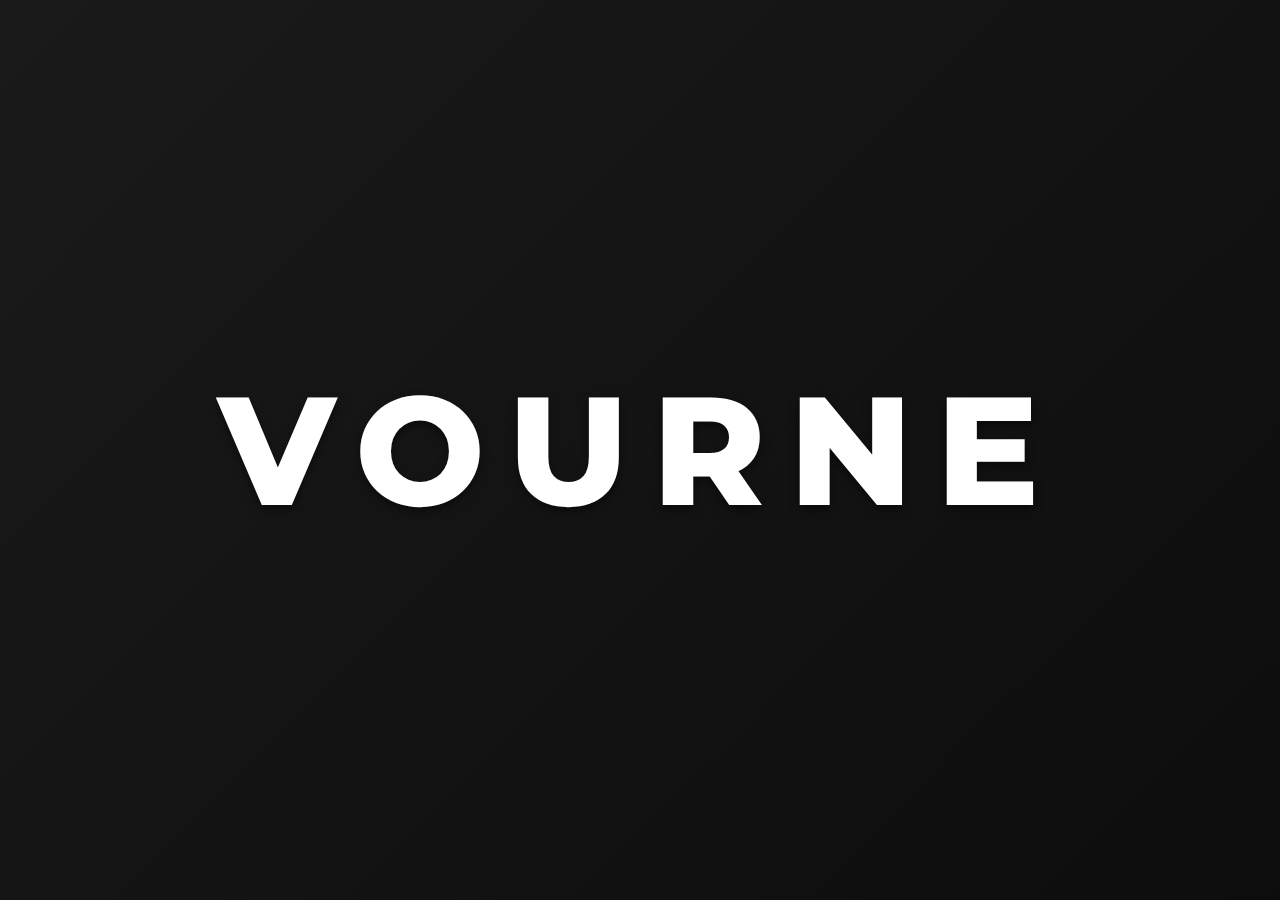
<file: Page-main/index.html>
<!DOCTYPE html>
<html lang="es">
<head>
    <meta charset="UTF-8">
    <meta name="viewport" content="width=device-width, initial-scale=1.0">
    <title>Índice VOURNE</title>

    <link rel="preconnect" href="https://fonts.googleapis.com">
    <link rel="preconnect" href="https://fonts.gstatic.com" crossorigin>
    <link href="https://fonts.googleapis.com/css2?family=Montserrat:wght@800&display=swap" rel="stylesheet">
    <style>
        /* Código base necesario para resetear márgenes */
        body, html {
            margin: 0;
            padding: 0;
            width: 100%;
            height: 100%;
            font-family: Arial, sans-serif; /* Fuente por defecto si no carga la nueva */
        }

        /* --- ESTO ES LO NUEVO: El contenedor principal de 1920x1080 (aprox) --- */
        .hero-section {
            /* Usamos 100vh y 100vw para asegurar que ocupe toda la pantalla,
               cumpliendo la función del tamaño 1920x1080 solicitado en cualquier monitor */
            height: 100vh;
            width: 100%;
            
            /* Estilo del fondo (un degradado oscuro elegante) */
            background: linear-gradient(135deg, #1a1a1a 0%, #0d0d0d 100%);
            
            /* Flexbox para centrar el logo perfectamente */
            display: flex;
            justify-content: center; /* Centrado horizontal */
            align-items: center;     /* Centrado vertical */
        }

        /* --- ESTO ES LO NUEVO: El estilo del logo "VOURNE" --- */
        .main-logo {
            /* Tipografía importada arriba */
            font-family: 'Montserrat', sans-serif;
            
            /* Tamaño muy grande y responsivo (se adapta al ancho de pantalla) */
            font-size: 12vw; /* Puedes cambiar a '150px' si quieres tamaño fijo, pero 'vw' es mejor */
            
            /* Grosor y color */
            font-weight: 800;
            color: #ffffff;
            
            /* Transformación a mayúsculas */
            text-transform: uppercase;
            
            /* Espaciado entre letras para un toque premium */
            letter-spacing: 0.15em;
            
            /* Un pequeño efecto de sombra para darle profundidad */
            text-shadow: 0px 4px 10px rgba(0,0,0,0.5);
            
            margin: 0; /* Eliminar márgenes por defecto del h1 */
        }
        /* --------------------------------------------------------- */

    </style>
</head>
<body>

    <section class="hero-section">
        <h1 class="main-logo">VOURNE</h1>
    </section>
    </body>
</html>
</file>
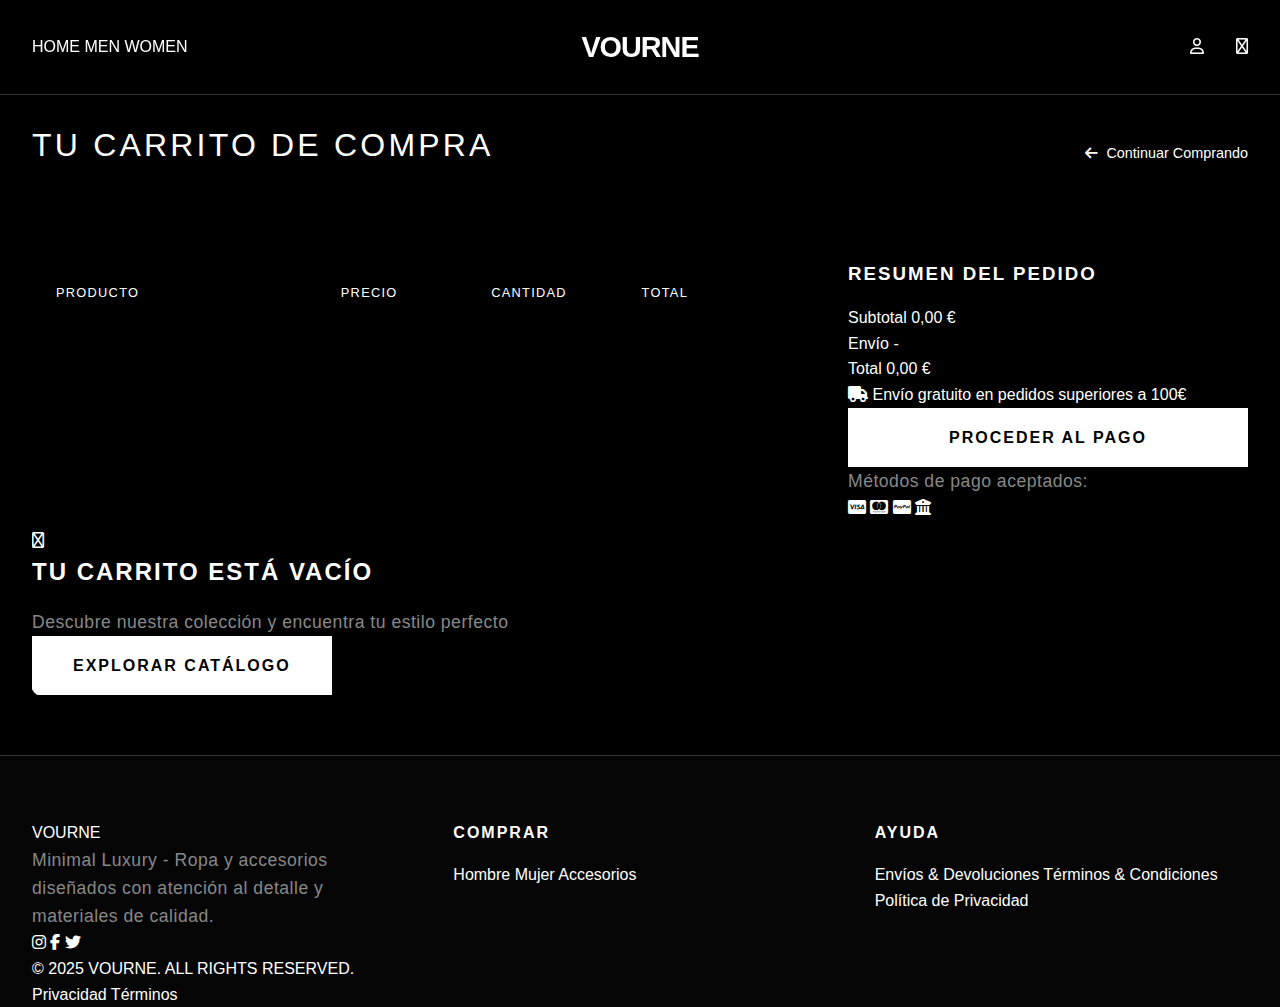
<file: Page-main/cart.html>
<!DOCTYPE html>
<html lang="es">
<head>
    <meta charset="UTF-8">
    <meta name="viewport" content="width=device-width, initial-scale=1.0">
    <title>Carrito - VOURNE</title>
    <link rel="stylesheet" href="assets/css/style.css"> 
    <link rel="stylesheet" href="assets/css/cart.css">
    <link rel="stylesheet" href="https://cdnjs.cloudflare.com/ajax/libs/font-awesome/6.4.0/css/all.min.css">
</head>
<body>
    <header class="site-header" id="header">
        <nav class="nav container">
            <div class="nav__left">
                <a class="nav__link" href="index.html">HOME</a>
                <a class="nav__link" href="catalog/men.html">MEN</a>
                <a class="nav__link" href="catalog/women.html">WOMEN</a>
            </div>

            <div class="nav__center">
                <a href="index.html" class="nav__brand">VOURNE</a>
            </div>

            <div class="nav__right">
                <a class="nav__link" href="#" aria-label="Cuenta">
                    <i class="far fa-user"></i>
                </a>
                <div class="cart-dropdown">
                    <a class="nav__link cart-dropdown__toggle" href="cart.html">
                        <i class="far fa-shopping-bag"></i>
                        <span class="cart-count">0</span>
                    </a>
                </div>
            </div>
        </nav>
    </header>

    <main class="cart-page">
        <div class="container">
            <div class="cart-header">
                <h1>Tu Carrito de Compra</h1>
                <a href="catalog/all.html" class="continue-shopping">
                    <i class="fas fa-arrow-left"></i>
                    Continuar Comprando
                </a>
            </div>

            <div class="cart-layout">
                <div class="cart-items-section">
                    <div class="cart-items-header">
                        <span>Producto</span>
                        <span>Precio</span>
                        <span>Cantidad</span>
                        <span>Total</span>
                    </div>
                    
                    <div class="cart-items-container" id="cartItemsContainer">
                        </div>

                    <div class="cart-empty" id="cartEmpty">
                        <div class="empty-state">
                            <i class="far fa-shopping-bag"></i>
                            <h2>Tu carrito está vacío</h2>
                            <p>Descubre nuestra colección y encuentra tu estilo perfecto</p>
                            <a href="catalog/all.html" class="btn btn--primary">Explorar Catálogo</a>
                        </div>
                    </div>
                </div>

                <div class="cart-summary">
                    <div class="summary-card">
                        <h3>Resumen del Pedido</h3>
                        
                        <div class="summary-row">
                            <span>Subtotal</span>
                            <span id="subtotal">0,00 €</span>
                        </div>
                        
                        <div class="summary-row">
                            <span>Envío</span>
                            <span id="shippingCost">-</span>
                        </div>
                        
                        <div class="summary-divider"></div>
                        
                        <div class="summary-total">
                            <span>Total</span>
                            <span id="totalAmount">0,00 €</span>
                        </div>

                        <div class="shipping-notice">
                            <i class="fas fa-truck"></i>
                            <span>Envío gratuito en pedidos superiores a 100€</span>
                        </div>

                        <a href="checkout.html" class="btn btn--primary btn--full" id="checkoutBtn">
                            Proceder al Pago
                        </a>

                        <div class="payment-methods">
                            <p>Métodos de pago aceptados:</p>
                            <div class="payment-icons">
                                <i class="fab fa-cc-visa" title="Visa"></i>
                                <i class="fab fa-cc-mastercard" title="Mastercard"></i>
                                <i class="fab fa-cc-paypal" title="PayPal"></i>
                                <i class="fas fa-university" title="Transferencia"></i>
                            </div>
                        </div>
                    </div>
                </div>
            </div>
        </div>
    </main>

    <footer class="site-footer">
        <div class="container">
            <div class="footer-content">
                <div class="footer-brand">
                    <a href="index.html" class="footer-logo">VOURNE</a>
                    <p class="footer-description">
                        Minimal Luxury - Ropa y accesorios diseñados con atención al detalle y materiales de calidad.
                    </p>
                    <div class="social-links">
                        <a href="#" class="social-link" aria-label="Instagram">
                            <i class="fab fa-instagram"></i>
                        </a>
                        <a href="#" class="social-link" aria-label="Facebook">
                            <i class="fab fa-facebook-f"></i>
                        </a>
                        <a href="#" class="social-link" aria-label="Twitter">
                            <i class="fab fa-twitter"></i>
                        </a>
                    </div>
                </div>
                
                <div class="footer-column">
                    <h4>Comprar</h4>
                    <div class="footer-links">
                        <a href="catalog/men.html" class="footer-link">Hombre</a>
                        <a href="catalog/women.html" class="footer-link">Mujer</a>
                        <a href="catalog/accessories.html" class="footer-link">Accesorios</a>
                    </div>
                </div>
                
                <div class="footer-column">
                    <h4>Ayuda</h4>
                    <div class="footer-links">
                        <a href="legal/shipping.html" class="footer-link">Envíos & Devoluciones</a>
                        <a href="legal/terms.html" class="footer-link">Términos & Condiciones</a>
                        <a href="legal/privacy.html" class="footer-link">Política de Privacidad</a>
                    </div>
                </div>
            </div>
            
            <div class="footer-bottom">
                <div class="footer-copyright">
                    © 2025 VOURNE. ALL RIGHTS RESERVED.
                </div>
                <div class="footer-legal">
                    <a href="legal/privacy.html" class="footer-link">Privacidad</a>
                    <a href="legal/terms.html" class="footer-link">Términos</a>
                </div>
            </div>
        </div>
    </footer>

    <script src="assets/js/cart.js"></script>
</body>
</html>
</file>
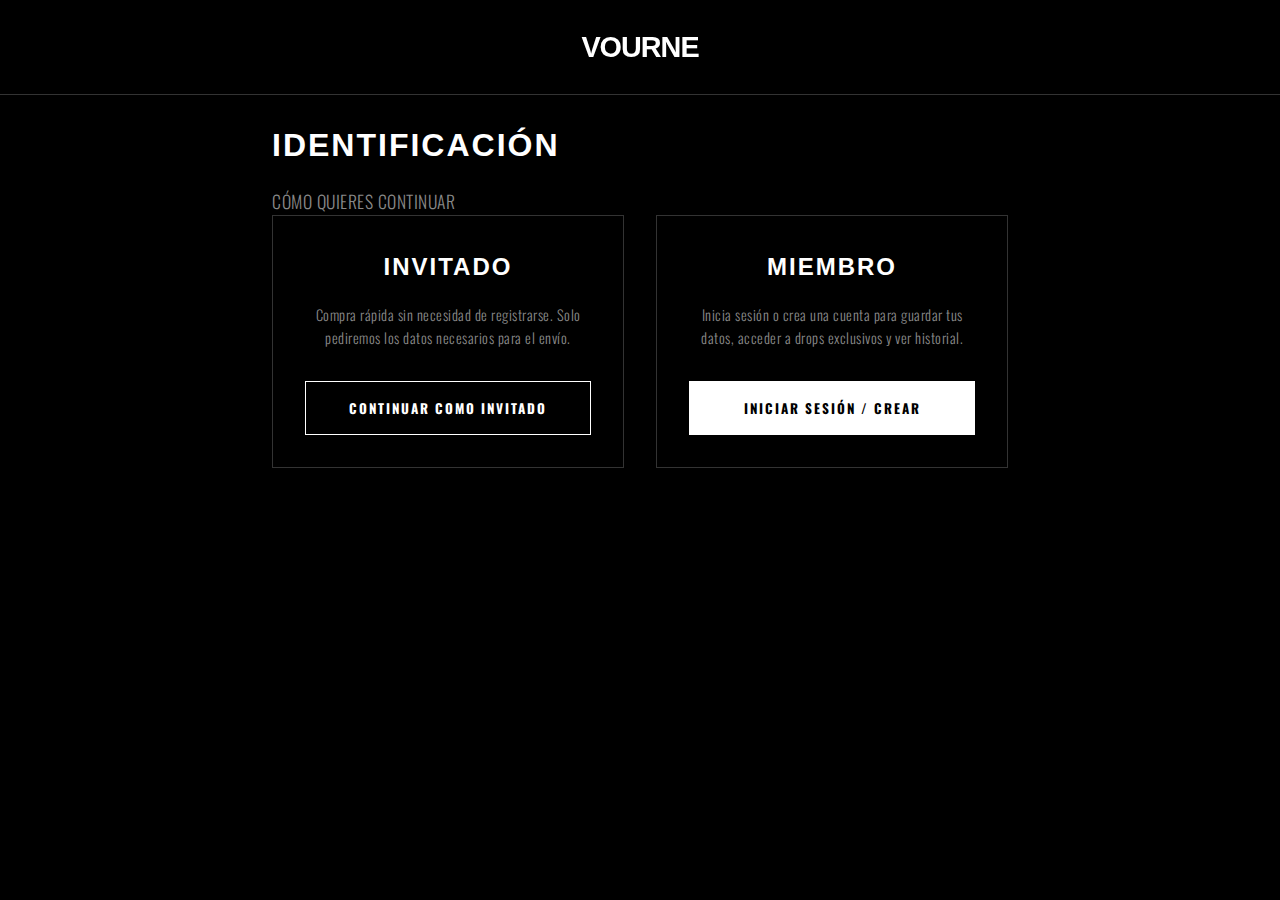
<file: Page-main/checkout.html>
<!DOCTYPE html>
<html lang="es">
<head>
    <meta charset="UTF-8">
    <meta name="viewport" content="width=device-width, initial-scale=1.0">
    <title>CHECKOUT - VOURNE</title>
    <link href="https://fonts.googleapis.com/css2?family=Oswald:wght@300;500;700&family=Syncopate:wght@400;700&display=swap" rel="stylesheet">
    <link rel="stylesheet" href="https://cdnjs.cloudflare.com/ajax/libs/font-awesome/6.4.0/css/all.min.css">
    <link rel="stylesheet" href="assets/css/style.css">
</head>
<body>
    <header class="site-header">
        <div class="container text-center">
            <a href="index.html" class="nav__brand">VOURNE</a>
        </div>
    </header>

    <main class="checkout-page">
        <div class="container form-section">
            
            <div id="step-auth" class="animate-fade-in">
                <div class="catalog-header">
                    <h1>IDENTIFICACIÓN</h1>
                    <p>CÓMO QUIERES CONTINUAR</p>
                </div>
                
                <div class="auth-options">
                    <div class="auth-card">
                        <h3>INVITADO</h3>
                        <p>Compra rápida sin necesidad de registrarse. Solo pediremos los datos necesarios para el envío.</p>
                        <button class="btn btn--secondary btn--full" onclick="startGuestCheckout()">CONTINUAR COMO INVITADO</button>
                    </div>

                    <div class="auth-card">
                        <h3>MIEMBRO</h3>
                        <p>Inicia sesión o crea una cuenta para guardar tus datos, acceder a drops exclusivos y ver historial.</p>
                        <button class="btn btn--primary btn--full" onclick="alert('Funcionalidad de registro próximamente')">INICIAR SESIÓN / CREAR</button>
                    </div>
                </div>
            </div>

            <div id="checkout-process" class="hidden">
                <div class="catalog-header">
                    <h1>SECURE CHECKOUT</h1>
                </div>

                <div class="checkout-steps">
                    <div class="step active" id="step-indicator-1">01 INFO</div>
                    <div class="step" id="step-indicator-2">02 PAGO</div>
                    <div class="step" id="step-indicator-3">03 FIN</div>
                </div>

                <form id="checkoutForm">
                    <div class="checkout-step-content" id="step-1">
                        <h3 class="mb-2">DATOS DE ENVÍO</h3>
                        
                        <div class="form-group">
                            <label>Email *</label>
                            <input type="email" id="email" placeholder="TU EMAIL" required>
                        </div>
                        
                        <div class="form-group">
                            <label>Nombre Completo *</label>
                            <input type="text" id="name" placeholder="NOMBRE Y APELLIDOS" required>
                        </div>
                        
                        <div class="form-group">
                            <label>Dirección *</label>
                            <input type="text" id="address" placeholder="CALLE Y NÚMERO" required>
                        </div>
                        
                        <div class="form-group" style="display:grid; grid-template-columns: 1fr 1fr; gap:1rem;">
                            <div>
                                <label>Ciudad *</label>
                                <input type="text" id="city" placeholder="CIUDAD" required>
                            </div>
                            <div>
                                <label>Código Postal *</label>
                                <input type="text" id="zip" placeholder="CÓDIGO POSTAL" required>
                            </div>
                        </div>

                        <div class="mt-2">
                            <button type="button" class="btn btn--primary btn--full" onclick="validateAndNextStep()">IR AL PAGO</button>
                        </div>
                    </div>

                    <div class="checkout-step-content hidden" id="step-2">
                        <h3 class="mb-2">MÉTODO DE PAGO</h3>
                        
                        <div class="payment-options">
                            <div class="payment-option selected" onclick="selectPayment(this, 'card')">
                                <i class="fas fa-credit-card"></i> <span>TARJETA</span>
                            </div>
                            <div class="payment-option" onclick="selectPayment(this, 'paypal')">
                                <i class="fab fa-paypal"></i> <span>PAYPAL</span>
                            </div>
                        </div>

                        <div id="card-details" class="mt-2">
                            <div class="form-group">
                                <label>Número de Tarjeta</label>
                                <input type="text" placeholder="0000 0000 0000 0000">
                            </div>
                            <div class="form-group" style="display:grid; grid-template-columns: 1fr 1fr; gap:1rem;">
                                <input type="text" placeholder="MM/YY">
                                <input type="text" placeholder="CVC">
                            </div>
                        </div>

                        <div class="mt-2" style="display:flex; gap:1rem;">
                            <button type="button" class="btn btn--secondary" style="flex:1;" onclick="goToStep(1)">ATRÁS</button>
                            <button type="submit" class="btn btn--primary" style="flex:2;">PAGAR Y FINALIZAR</button>
                        </div>
                    </div>
                </form>
            </div>

        </div>
    </main>

    <script>
        // 1. Iniciar Checkout como Invitado
        function startGuestCheckout() {
            document.getElementById('step-auth').classList.add('hidden');
            document.getElementById('checkout-process').classList.remove('hidden');
            document.getElementById('checkout-process').classList.add('animate-fade-in');
        }

        // 2. Navegación entre pasos
        function goToStep(stepNumber) {
            // Ocultar todos
            document.querySelectorAll('.checkout-step-content').forEach(el => el.classList.add('hidden'));
            document.querySelectorAll('.step').forEach(el => el.classList.remove('active'));
            
            // Mostrar destino
            document.getElementById(`step-${stepNumber}`).classList.remove('hidden');
            
            // Actualizar indicadores
            for(let i=1; i<=stepNumber; i++) {
                document.getElementById(`step-indicator-${i}`).classList.add('active');
            }
        }

        // 3. Validación del Paso 1
        function validateAndNextStep() {
            // Obtener campos requeridos del paso 1
            const requiredIds = ['email', 'name', 'address', 'city', 'zip'];
            let isValid = true;

            requiredIds.forEach(id => {
                const el = document.getElementById(id);
                if (!el.value.trim()) {
                    el.classList.add('error'); // Añadir borde rojo
                    isValid = false;
                } else {
                    el.classList.remove('error');
                }
            });

            if (isValid) {
                goToStep(2); // Avanzar solo si todo está relleno
            } else {
                alert('Por favor, rellena todos los campos obligatorios.');
            }
        }

        // 4. Selección de Pago
        function selectPayment(element, method) {
            document.querySelectorAll('.payment-option').forEach(el => el.classList.remove('selected'));
            element.classList.add('selected');
            
            const cardDetails = document.getElementById('card-details');
            if(method === 'card') cardDetails.classList.remove('hidden');
            else cardDetails.classList.add('hidden');
        }

        // 5. Submit Final
        document.getElementById('checkoutForm').addEventListener('submit', function(e) {
            e.preventDefault();
            // Aquí iría la integración real (Stripe/PayPal)
            alert('Procesando pedido... (Simulación)');
            localStorage.removeItem('vourne_cart');
            window.location.href = 'index.html';
        });
    </script>
</body>
</html>
</file>
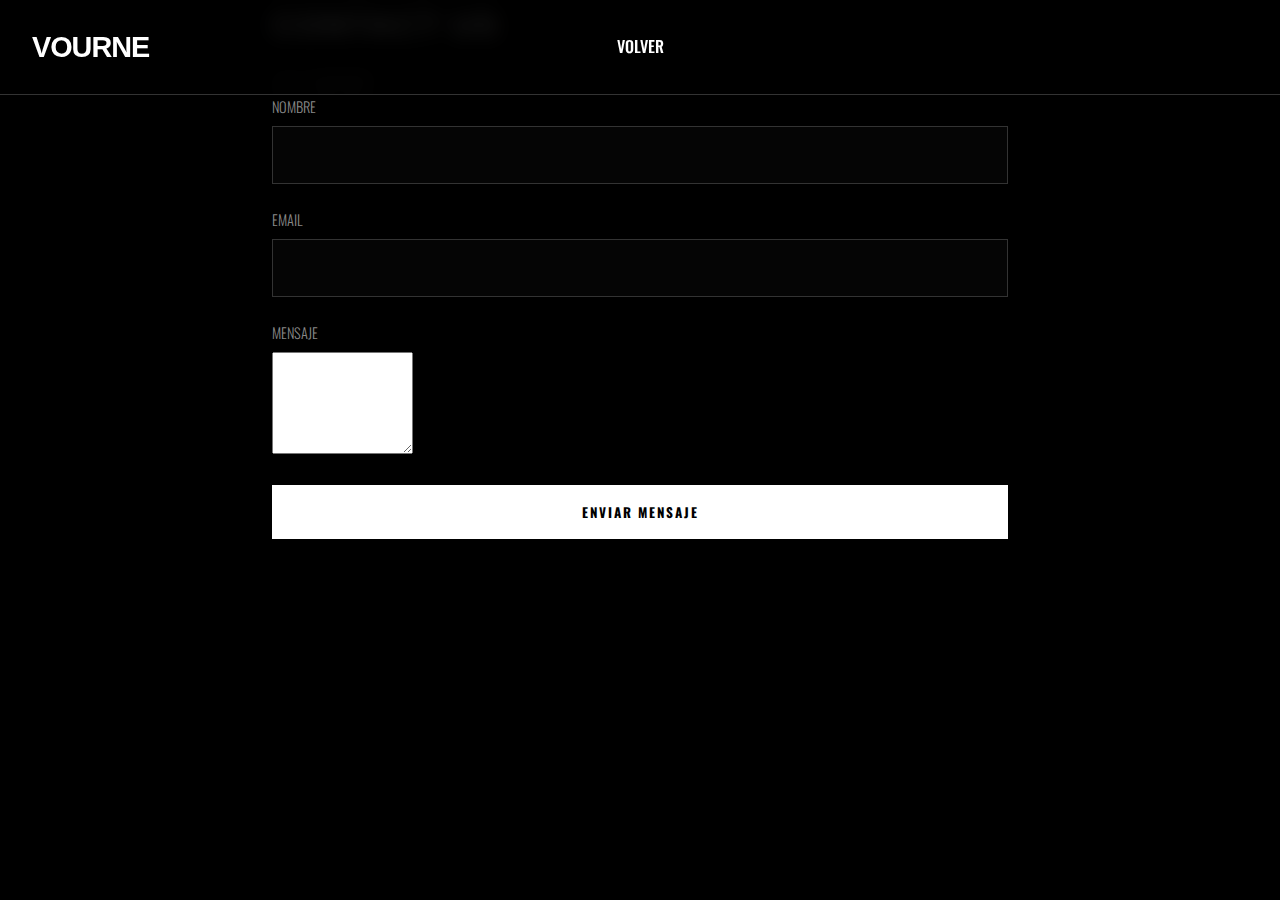
<file: Page-main/contact.html>
<!DOCTYPE html>
<html lang="es">
<head>
    <meta charset="UTF-8">
    <meta name="viewport" content="width=device-width, initial-scale=1.0">
    <title>CONTACTO - VOURNE</title>
    <link href="https://fonts.googleapis.com/css2?family=Oswald:wght@300;500;700&family=Syncopate:wght@400;700&display=swap" rel="stylesheet">
    <link rel="stylesheet" href="assets/css/style.css">
</head>
<body>
    <header class="site-header">
        <div class="container">
            <nav class="nav">
                <a href="index.html" class="nav__brand">VOURNE</a>
                <a href="catalog/all.html" class="nav__link">VOLVER</a>
            </nav>
        </div>
    </header>

    <main class="contact-page">
        <div class="container form-section">
            <div class="catalog-header">
                <h1>CONTACT US</h1>
                <p>24/7 SUPPORT</p>
            </div>

            <form>
                <div class="form-group">
                    <label>NOMBRE</label>
                    <input type="text" required>
                </div>
                <div class="form-group">
                    <label>EMAIL</label>
                    <input type="email" required>
                </div>
                <div class="form-group">
                    <label>MENSAJE</label>
                    <textarea rows="5" required></textarea>
                </div>
                <button type="submit" class="btn btn--primary btn--full">ENVIAR MENSAJE</button>
            </form>
        </div>
    </main>
</body>
</html>
</file>
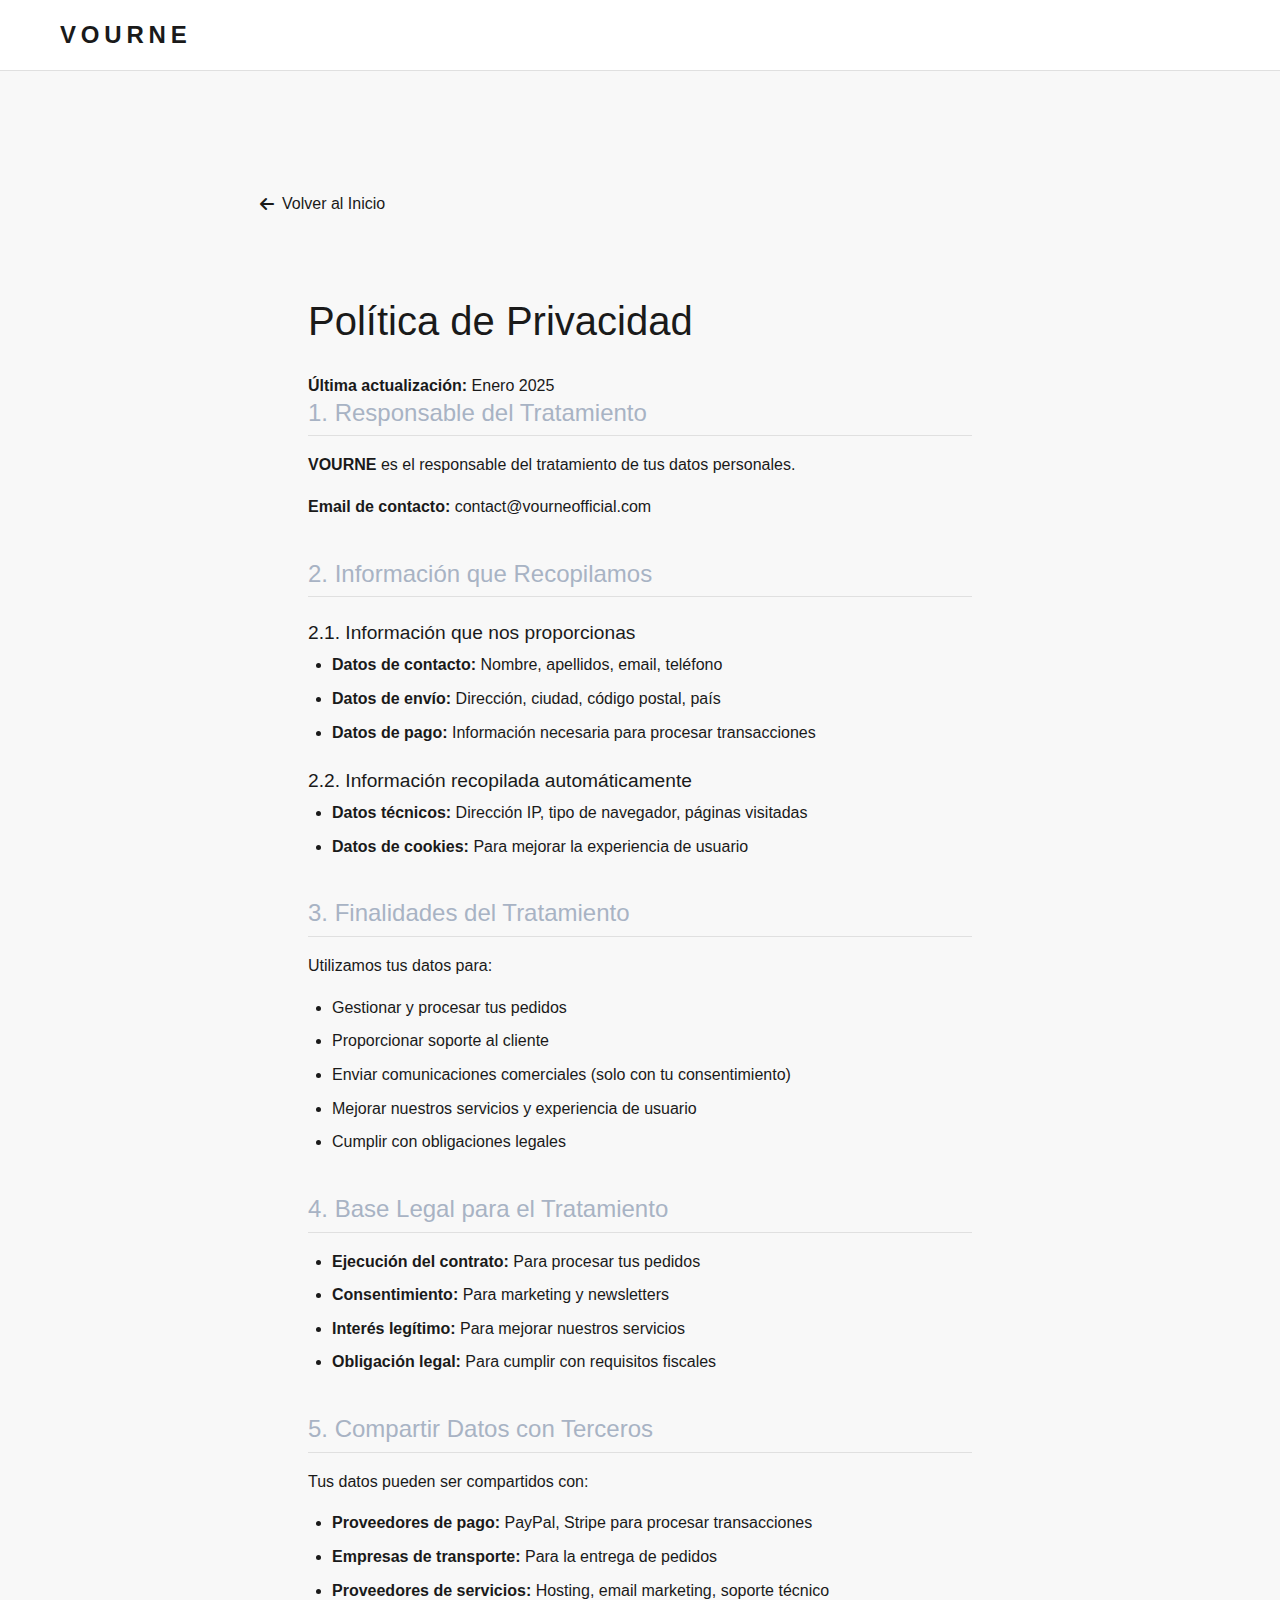
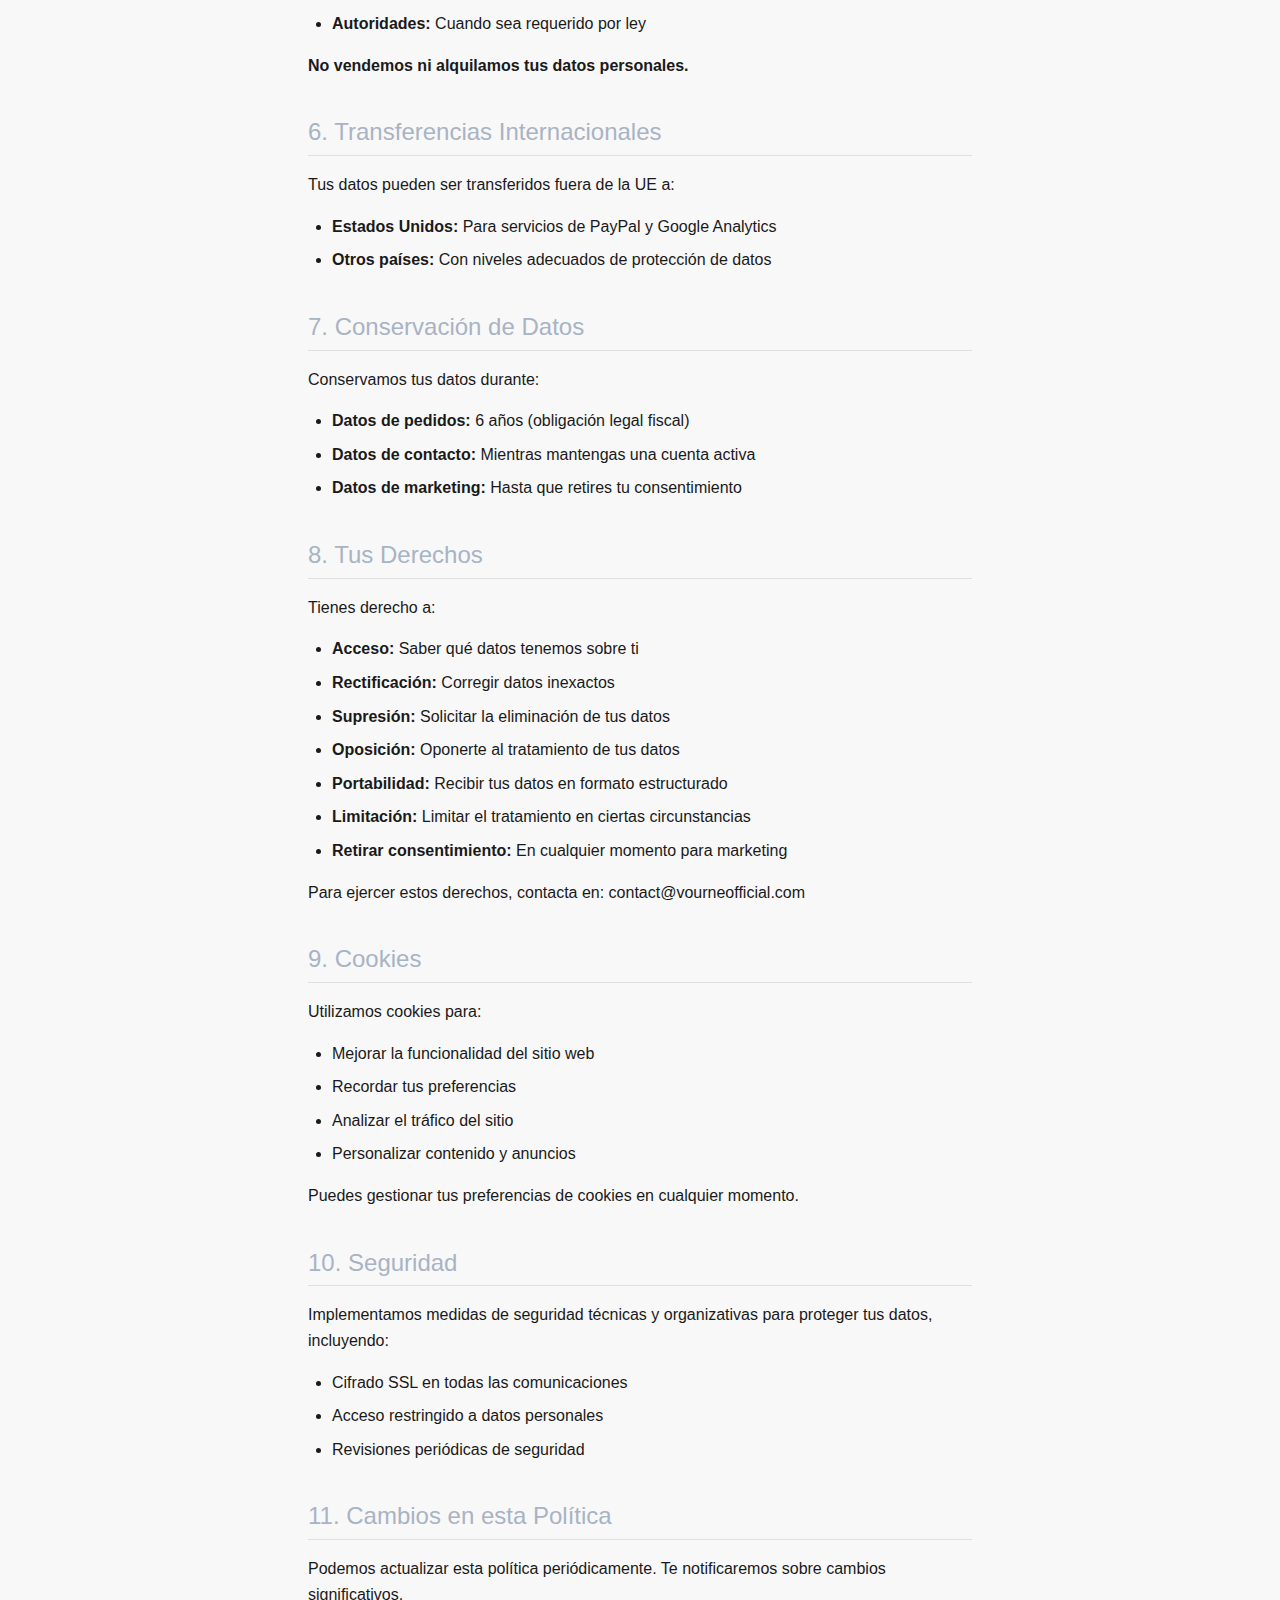
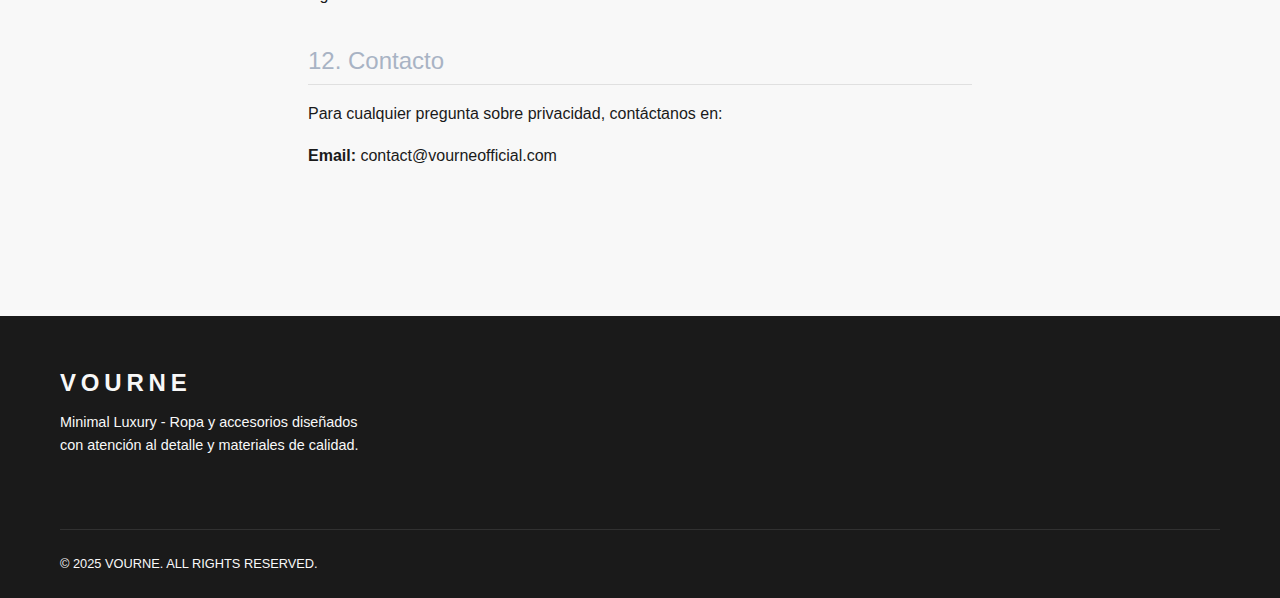
<file: Page-main/legal/privacy.html>
<!DOCTYPE html>
<html lang="es">
<head>
    <meta charset="UTF-8">
    <meta name="viewport" content="width=device-width, initial-scale=1.0">
    <title>Política de Privacidad - VOURNE</title>
    <link rel="stylesheet" href="../assets/css/main.css">
    <link rel="stylesheet" href="https://cdnjs.cloudflare.com/ajax/libs/font-awesome/6.4.0/css/all.min.css">
    <style>
        .legal-page {
            padding: 120px 0 60px;
            max-width: 800px;
            margin: 0 auto;
        }
        .legal-content {
            background: var(--background);
            padding: 3rem;
            border-radius: 8px;
            box-shadow: var(--shadow);
        }
        .legal-section {
            margin-bottom: 2.5rem;
        }
        .legal-section h2 {
            font-size: 1.5rem;
            margin-bottom: 1rem;
            color: var(--accent);
            border-bottom: 1px solid var(--border);
            padding-bottom: 0.5rem;
        }
        .legal-section h3 {
            font-size: 1.2rem;
            margin: 1.5rem 0 0.5rem;
        }
        .legal-section p, .legal-section ul {
            margin-bottom: 1rem;
            line-height: 1.6;
        }
        .legal-section ul {
            padding-left: 1.5rem;
        }
        .legal-section li {
            margin-bottom: 0.5rem;
        }
        .back-to-home {
            display: inline-flex;
            align-items: center;
            gap: 0.5rem;
            margin-bottom: 2rem;
            color: var(--text-dark);
            text-decoration: none;
        }
        .back-to-home:hover {
            color: var(--accent);
        }
    </style>
</head>
<body>
    <header class="site-header" id="header">
        <nav class="nav container">
            <div class="nav__center">
                <a href="../index.html" class="nav__brand">VOURNE</a>
            </div>
        </nav>
    </header>

    <main class="legal-page">
        <div class="container">
            <a href="../index.html" class="back-to-home">
                <i class="fas fa-arrow-left"></i>
                Volver al Inicio
            </a>

            <div class="legal-content">
                <h1>Política de Privacidad</h1>
                <p><strong>Última actualización:</strong> Enero 2025</p>

                <div class="legal-section">
                    <h2>1. Responsable del Tratamiento</h2>
                    <p><strong>VOURNE</strong> es el responsable del tratamiento de tus datos personales.</p>
                    <p><strong>Email de contacto:</strong> contact@vourneofficial.com</p>
                </div>

                <div class="legal-section">
                    <h2>2. Información que Recopilamos</h2>
                    <h3>2.1. Información que nos proporcionas</h3>
                    <ul>
                        <li><strong>Datos de contacto:</strong> Nombre, apellidos, email, teléfono</li>
                        <li><strong>Datos de envío:</strong> Dirección, ciudad, código postal, país</li>
                        <li><strong>Datos de pago:</strong> Información necesaria para procesar transacciones</li>
                    </ul>

                    <h3>2.2. Información recopilada automáticamente</h3>
                    <ul>
                        <li><strong>Datos técnicos:</strong> Dirección IP, tipo de navegador, páginas visitadas</li>
                        <li><strong>Datos de cookies:</strong> Para mejorar la experiencia de usuario</li>
                    </ul>
                </div>

                <div class="legal-section">
                    <h2>3. Finalidades del Tratamiento</h2>
                    <p>Utilizamos tus datos para:</p>
                    <ul>
                        <li>Gestionar y procesar tus pedidos</li>
                        <li>Proporcionar soporte al cliente</li>
                        <li>Enviar comunicaciones comerciales (solo con tu consentimiento)</li>
                        <li>Mejorar nuestros servicios y experiencia de usuario</li>
                        <li>Cumplir con obligaciones legales</li>
                    </ul>
                </div>

                <div class="legal-section">
                    <h2>4. Base Legal para el Tratamiento</h4>
                    <ul>
                        <li><strong>Ejecución del contrato:</strong> Para procesar tus pedidos</li>
                        <li><strong>Consentimiento:</strong> Para marketing y newsletters</li>
                        <li><strong>Interés legítimo:</strong> Para mejorar nuestros servicios</li>
                        <li><strong>Obligación legal:</strong> Para cumplir con requisitos fiscales</li>
                    </ul>
                </div>

                <div class="legal-section">
                    <h2>5. Compartir Datos con Terceros</h2>
                    <p>Tus datos pueden ser compartidos con:</p>
                    <ul>
                        <li><strong>Proveedores de pago:</strong> PayPal, Stripe para procesar transacciones</li>
                        <li><strong>Empresas de transporte:</strong> Para la entrega de pedidos</li>
                        <li><strong>Proveedores de servicios:</strong> Hosting, email marketing, soporte técnico</li>
                        <li><strong>Autoridades:</strong> Cuando sea requerido por ley</li>
                    </ul>
                    <p><strong>No vendemos ni alquilamos tus datos personales.</strong></p>
                </div>

                <div class="legal-section">
                    <h2>6. Transferencias Internacionales</h2>
                    <p>Tus datos pueden ser transferidos fuera de la UE a:</p>
                    <ul>
                        <li><strong>Estados Unidos:</strong> Para servicios de PayPal y Google Analytics</li>
                        <li><strong>Otros países:</strong> Con niveles adecuados de protección de datos</li>
                    </ul>
                </div>

                <div class="legal-section">
                    <h2>7. Conservación de Datos</h2>
                    <p>Conservamos tus datos durante:</p>
                    <ul>
                        <li><strong>Datos de pedidos:</strong> 6 años (obligación legal fiscal)</li>
                        <li><strong>Datos de contacto:</strong> Mientras mantengas una cuenta activa</li>
                        <li><strong>Datos de marketing:</strong> Hasta que retires tu consentimiento</li>
                    </ul>
                </div>

                <div class="legal-section">
                    <h2>8. Tus Derechos</h2>
                    <p>Tienes derecho a:</p>
                    <ul>
                        <li><strong>Acceso:</strong> Saber qué datos tenemos sobre ti</li>
                        <li><strong>Rectificación:</strong> Corregir datos inexactos</li>
                        <li><strong>Supresión:</strong> Solicitar la eliminación de tus datos</li>
                        <li><strong>Oposición:</strong> Oponerte al tratamiento de tus datos</li>
                        <li><strong>Portabilidad:</strong> Recibir tus datos en formato estructurado</li>
                        <li><strong>Limitación:</strong> Limitar el tratamiento en ciertas circunstancias</li>
                        <li><strong>Retirar consentimiento:</strong> En cualquier momento para marketing</li>
                    </ul>
                    <p>Para ejercer estos derechos, contacta en: contact@vourneofficial.com</p>
                </div>

                <div class="legal-section">
                    <h2>9. Cookies</h2>
                    <p>Utilizamos cookies para:</p>
                    <ul>
                        <li>Mejorar la funcionalidad del sitio web</li>
                        <li>Recordar tus preferencias</li>
                        <li>Analizar el tráfico del sitio</li>
                        <li>Personalizar contenido y anuncios</li>
                    </ul>
                    <p>Puedes gestionar tus preferencias de cookies en cualquier momento.</p>
                </div>

                <div class="legal-section">
                    <h2>10. Seguridad</h2>
                    <p>Implementamos medidas de seguridad técnicas y organizativas para proteger tus datos, incluyendo:</p>
                    <ul>
                        <li>Cifrado SSL en todas las comunicaciones</li>
                        <li>Acceso restringido a datos personales</li>
                        <li>Revisiones periódicas de seguridad</li>
                    </ul>
                </div>

                <div class="legal-section">
                    <h2>11. Cambios en esta Política</h2>
                    <p>Podemos actualizar esta política periódicamente. Te notificaremos sobre cambios significativos.</p>
                </div>

                <div class="legal-section">
                    <h2>12. Contacto</h2>
                    <p>Para cualquier pregunta sobre privacidad, contáctanos en:</p>
                    <p><strong>Email:</strong> contact@vourneofficial.com</p>
                </div>
            </div>
        </div>
    </main>

    <footer class="site-footer">
        <div class="container">
            <div class="footer-content">
                <div class="footer-brand">
                    <a href="../index.html" class="footer-logo">VOURNE</a>
                    <p class="footer-description">
                        Minimal Luxury - Ropa y accesorios diseñados con atención al detalle y materiales de calidad.
                    </p>
                </div>
            </div>
            <div class="footer-bottom">
                <div class="footer-copyright">
                    © 2025 VOURNE. ALL RIGHTS RESERVED.
                </div>
            </div>
        </div>
    </footer>
</body>
</html>
</file>
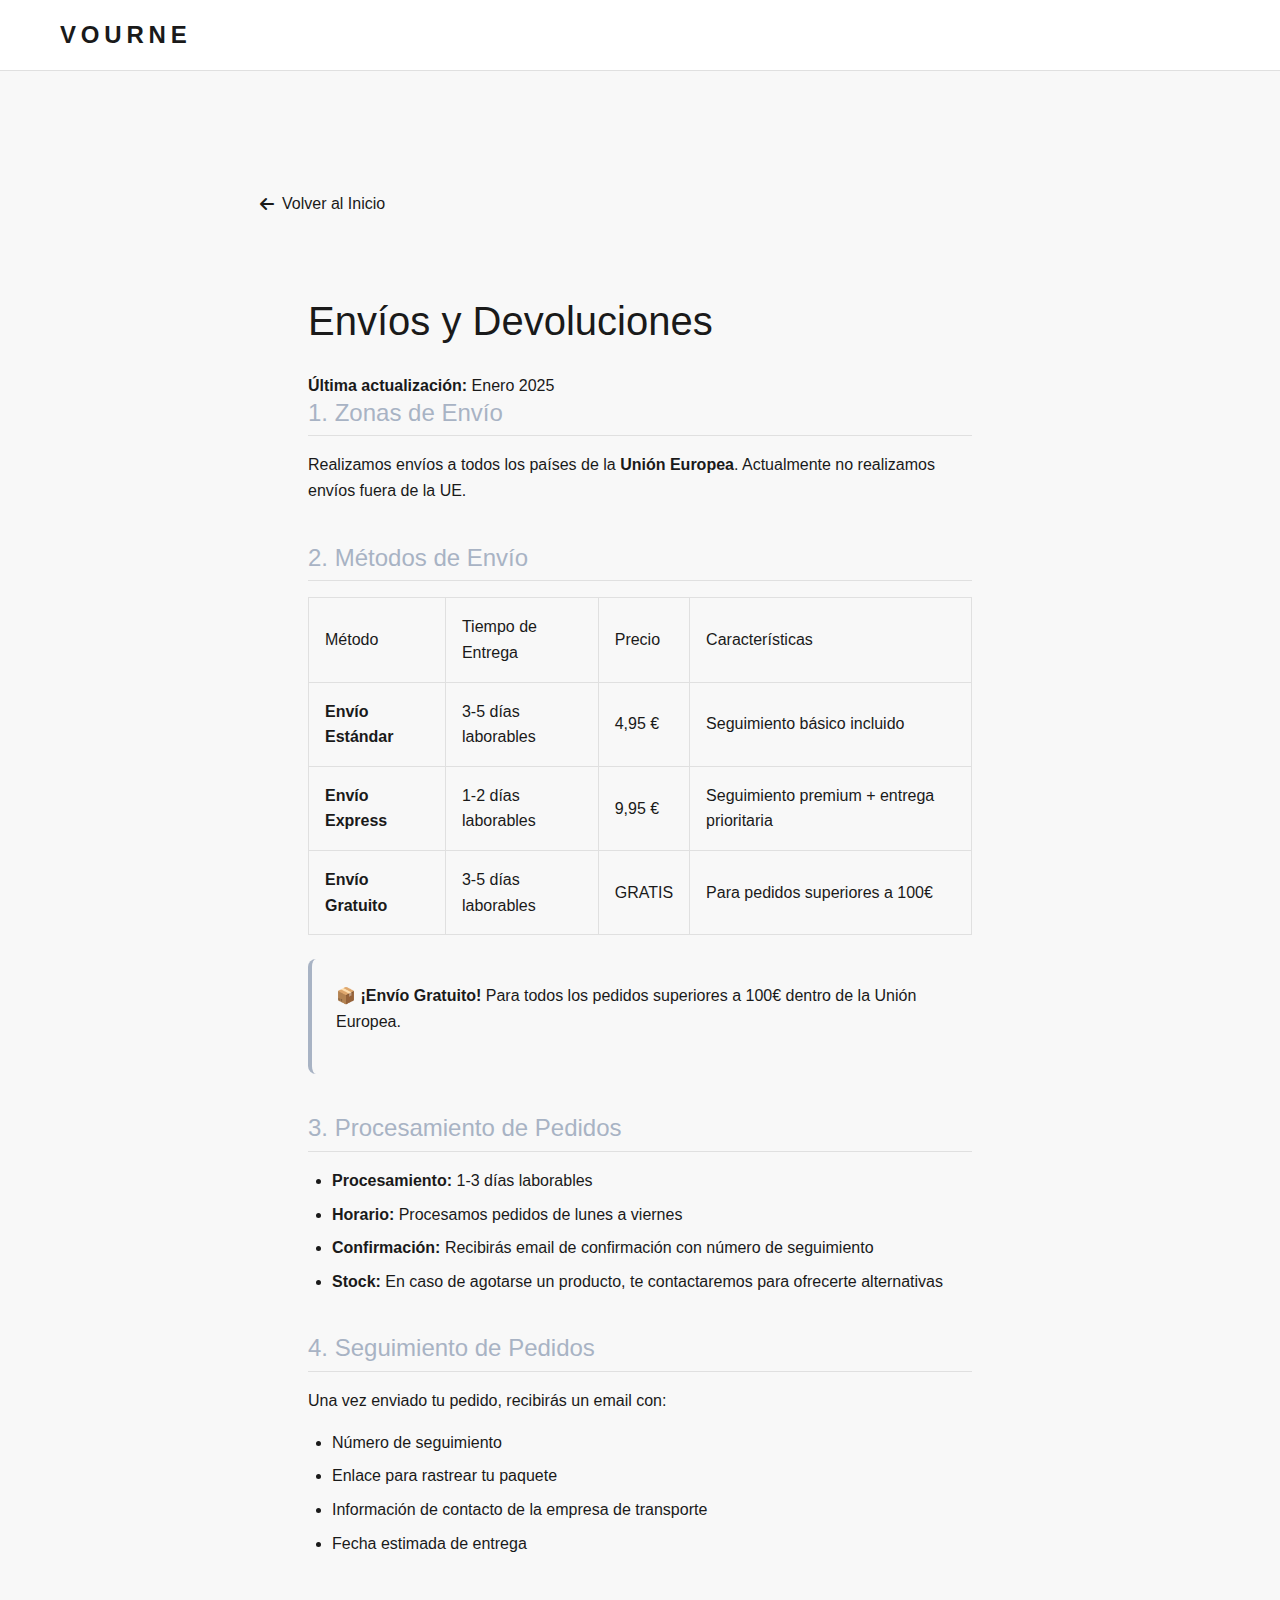
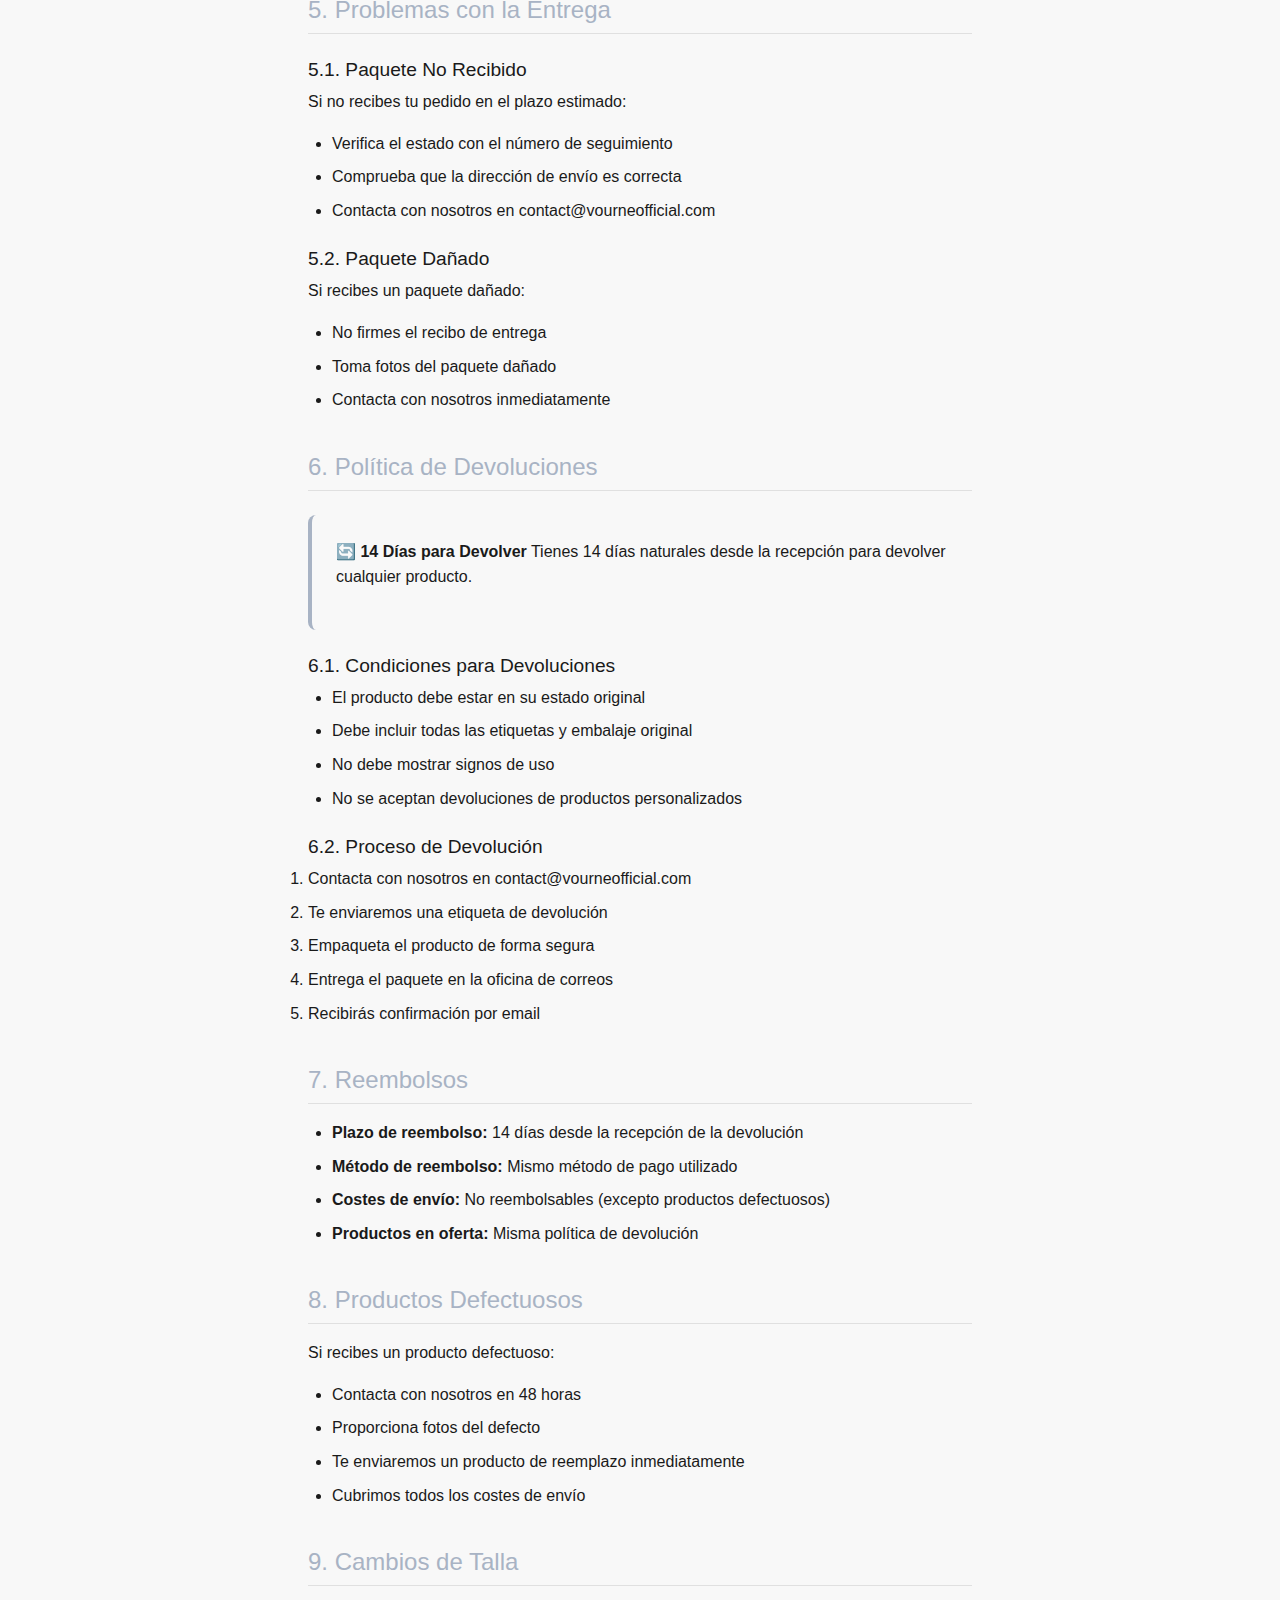
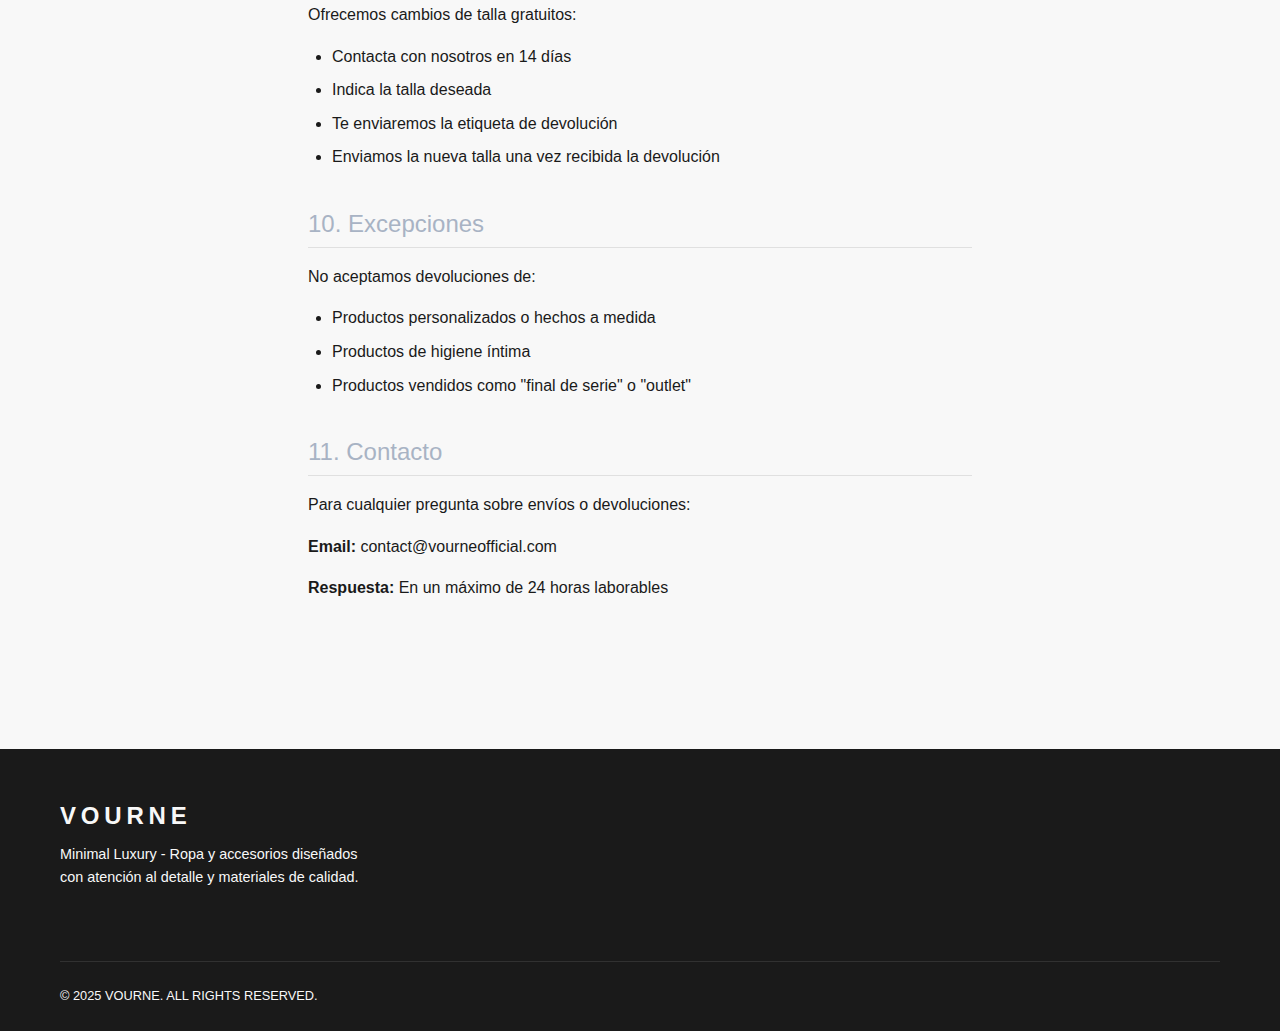
<file: Page-main/legal/shipping.html>
<!DOCTYPE html>
<html lang="es">
<head>
    <meta charset="UTF-8">
    <meta name="viewport" content="width=device-width, initial-scale=1.0">
    <title>Envíos y Devoluciones - VOURNE</title>
    <link rel="stylesheet" href="../assets/css/main.css">
    <link rel="stylesheet" href="https://cdnjs.cloudflare.com/ajax/libs/font-awesome/6.4.0/css/all.min.css">
    <style>
        .legal-page {
            padding: 120px 0 60px;
            max-width: 800px;
            margin: 0 auto;
        }
        .legal-content {
            background: var(--background);
            padding: 3rem;
            border-radius: 8px;
            box-shadow: var(--shadow);
        }
        .legal-section {
            margin-bottom: 2.5rem;
        }
        .legal-section h2 {
            font-size: 1.5rem;
            margin-bottom: 1rem;
            color: var(--accent);
            border-bottom: 1px solid var(--border);
            padding-bottom: 0.5rem;
        }
        .legal-section h3 {
            font-size: 1.2rem;
            margin: 1.5rem 0 0.5rem;
        }
        .legal-section p, .legal-section ul {
            margin-bottom: 1rem;
            line-height: 1.6;
        }
        .legal-section ul {
            padding-left: 1.5rem;
        }
        .legal-section li {
            margin-bottom: 0.5rem;
        }
        .shipping-table {
            width: 100%;
            border-collapse: collapse;
            margin: 1rem 0;
        }
        .shipping-table th, .shipping-table td {
            padding: 1rem;
            border: 1px solid var(--border);
            text-align: left;
        }
        .shipping-table th {
            background: var(--primary-light);
            font-weight: 500;
        }
        .back-to-home {
            display: inline-flex;
            align-items: center;
            gap: 0.5rem;
            margin-bottom: 2rem;
            color: var(--text-dark);
            text-decoration: none;
        }
        .back-to-home:hover {
            color: var(--accent);
        }
        .info-box {
            background: var(--primary-light);
            padding: 1.5rem;
            border-radius: 8px;
            margin: 1.5rem 0;
            border-left: 4px solid var(--accent);
        }
    </style>
</head>
<body>
    <header class="site-header" id="header">
        <nav class="nav container">
            <div class="nav__center">
                <a href="../index.html" class="nav__brand">VOURNE</a>
            </div>
        </nav>
    </header>

    <main class="legal-page">
        <div class="container">
            <a href="../index.html" class="back-to-home">
                <i class="fas fa-arrow-left"></i>
                Volver al Inicio
            </a>

            <div class="legal-content">
                <h1>Envíos y Devoluciones</h1>
                <p><strong>Última actualización:</strong> Enero 2025</p>

                <div class="legal-section">
                    <h2>1. Zonas de Envío</h2>
                    <p>Realizamos envíos a todos los países de la <strong>Unión Europea</strong>. Actualmente no realizamos envíos fuera de la UE.</p>
                </div>

                <div class="legal-section">
                    <h2>2. Métodos de Envío</h2>
                    
                    <table class="shipping-table">
                        <thead>
                            <tr>
                                <th>Método</th>
                                <th>Tiempo de Entrega</th>
                                <th>Precio</th>
                                <th>Características</th>
                            </tr>
                        </thead>
                        <tbody>
                            <tr>
                                <td><strong>Envío Estándar</strong></td>
                                <td>3-5 días laborables</td>
                                <td>4,95 €</td>
                                <td>Seguimiento básico incluido</td>
                            </tr>
                            <tr>
                                <td><strong>Envío Express</strong></td>
                                <td>1-2 días laborables</td>
                                <td>9,95 €</td>
                                <td>Seguimiento premium + entrega prioritaria</td>
                            </tr>
                            <tr>
                                <td><strong>Envío Gratuito</strong></td>
                                <td>3-5 días laborables</td>
                                <td>GRATIS</td>
                                <td>Para pedidos superiores a 100€</td>
                            </tr>
                        </tbody>
                    </table>

                    <div class="info-box">
                        <p><strong>📦 ¡Envío Gratuito!</strong> Para todos los pedidos superiores a 100€ dentro de la Unión Europea.</p>
                    </div>
                </div>

                <div class="legal-section">
                    <h2>3. Procesamiento de Pedidos</h2>
                    <ul>
                        <li><strong>Procesamiento:</strong> 1-3 días laborables</li>
                        <li><strong>Horario:</strong> Procesamos pedidos de lunes a viernes</li>
                        <li><strong>Confirmación:</strong> Recibirás email de confirmación con número de seguimiento</li>
                        <li><strong>Stock:</strong> En caso de agotarse un producto, te contactaremos para ofrecerte alternativas</li>
                    </ul>
                </div>

                <div class="legal-section">
                    <h2>4. Seguimiento de Pedidos</h2>
                    <p>Una vez enviado tu pedido, recibirás un email con:</p>
                    <ul>
                        <li>Número de seguimiento</li>
                        <li>Enlace para rastrear tu paquete</li>
                        <li>Información de contacto de la empresa de transporte</li>
                        <li>Fecha estimada de entrega</li>
                    </ul>
                </div>

                <div class="legal-section">
                    <h2>5. Problemas con la Entrega</h2>
                    <h3>5.1. Paquete No Recibido</h3>
                    <p>Si no recibes tu pedido en el plazo estimado:</p>
                    <ul>
                        <li>Verifica el estado con el número de seguimiento</li>
                        <li>Comprueba que la dirección de envío es correcta</li>
                        <li>Contacta con nosotros en contact@vourneofficial.com</li>
                    </ul>

                    <h3>5.2. Paquete Dañado</h3>
                    <p>Si recibes un paquete dañado:</p>
                    <ul>
                        <li>No firmes el recibo de entrega</li>
                        <li>Toma fotos del paquete dañado</li>
                        <li>Contacta con nosotros inmediatamente</li>
                    </ul>
                </div>

                <div class="legal-section">
                    <h2>6. Política de Devoluciones</h2>
                    
                    <div class="info-box">
                        <p><strong>🔄 14 Días para Devolver</strong> Tienes 14 días naturales desde la recepción para devolver cualquier producto.</p>
                    </div>

                    <h3>6.1. Condiciones para Devoluciones</h3>
                    <ul>
                        <li>El producto debe estar en su estado original</li>
                        <li>Debe incluir todas las etiquetas y embalaje original</li>
                        <li>No debe mostrar signos de uso</li>
                        <li>No se aceptan devoluciones de productos personalizados</li>
                    </ul>

                    <h3>6.2. Proceso de Devolución</h3>
                    <ol>
                        <li>Contacta con nosotros en contact@vourneofficial.com</li>
                        <li>Te enviaremos una etiqueta de devolución</li>
                        <li>Empaqueta el producto de forma segura</li>
                        <li>Entrega el paquete en la oficina de correos</li>
                        <li>Recibirás confirmación por email</li>
                    </ol>
                </div>

                <div class="legal-section">
                    <h2>7. Reembolsos</h2>
                    <ul>
                        <li><strong>Plazo de reembolso:</strong> 14 días desde la recepción de la devolución</li>
                        <li><strong>Método de reembolso:</strong> Mismo método de pago utilizado</li>
                        <li><strong>Costes de envío:</strong> No reembolsables (excepto productos defectuosos)</li>
                        <li><strong>Productos en oferta:</strong> Misma política de devolución</li>
                    </ul>
                </div>

                <div class="legal-section">
                    <h2>8. Productos Defectuosos</h2>
                    <p>Si recibes un producto defectuoso:</p>
                    <ul>
                        <li>Contacta con nosotros en 48 horas</li>
                        <li>Proporciona fotos del defecto</li>
                        <li>Te enviaremos un producto de reemplazo inmediatamente</li>
                        <li>Cubrimos todos los costes de envío</li>
                    </ul>
                </div>

                <div class="legal-section">
                    <h2>9. Cambios de Talla</h2>
                    <p>Ofrecemos cambios de talla gratuitos:</p>
                    <ul>
                        <li>Contacta con nosotros en 14 días</li>
                        <li>Indica la talla deseada</li>
                        <li>Te enviaremos la etiqueta de devolución</li>
                        <li>Enviamos la nueva talla una vez recibida la devolución</li>
                    </ul>
                </div>

                <div class="legal-section">
                    <h2>10. Excepciones</h2>
                    <p>No aceptamos devoluciones de:</p>
                    <ul>
                        <li>Productos personalizados o hechos a medida</li>
                        <li>Productos de higiene íntima</li>
                        <li>Productos vendidos como "final de serie" o "outlet"</li>
                    </ul>
                </div>

                <div class="legal-section">
                    <h2>11. Contacto</h2>
                    <p>Para cualquier pregunta sobre envíos o devoluciones:</p>
                    <p><strong>Email:</strong> contact@vourneofficial.com</p>
                    <p><strong>Respuesta:</strong> En un máximo de 24 horas laborables</p>
                </div>
            </div>
        </div>
    </main>

    <footer class="site-footer">
        <div class="container">
            <div class="footer-content">
                <div class="footer-brand">
                    <a href="../index.html" class="footer-logo">VOURNE</a>
                    <p class="footer-description">
                        Minimal Luxury - Ropa y accesorios diseñados con atención al detalle y materiales de calidad.
                    </p>
                </div>
            </div>
            <div class="footer-bottom">
                <div class="footer-copyright">
                    © 2025 VOURNE. ALL RIGHTS RESERVED.
                </div>
            </div>
        </div>
    </footer>
</body>
</html>
</file>
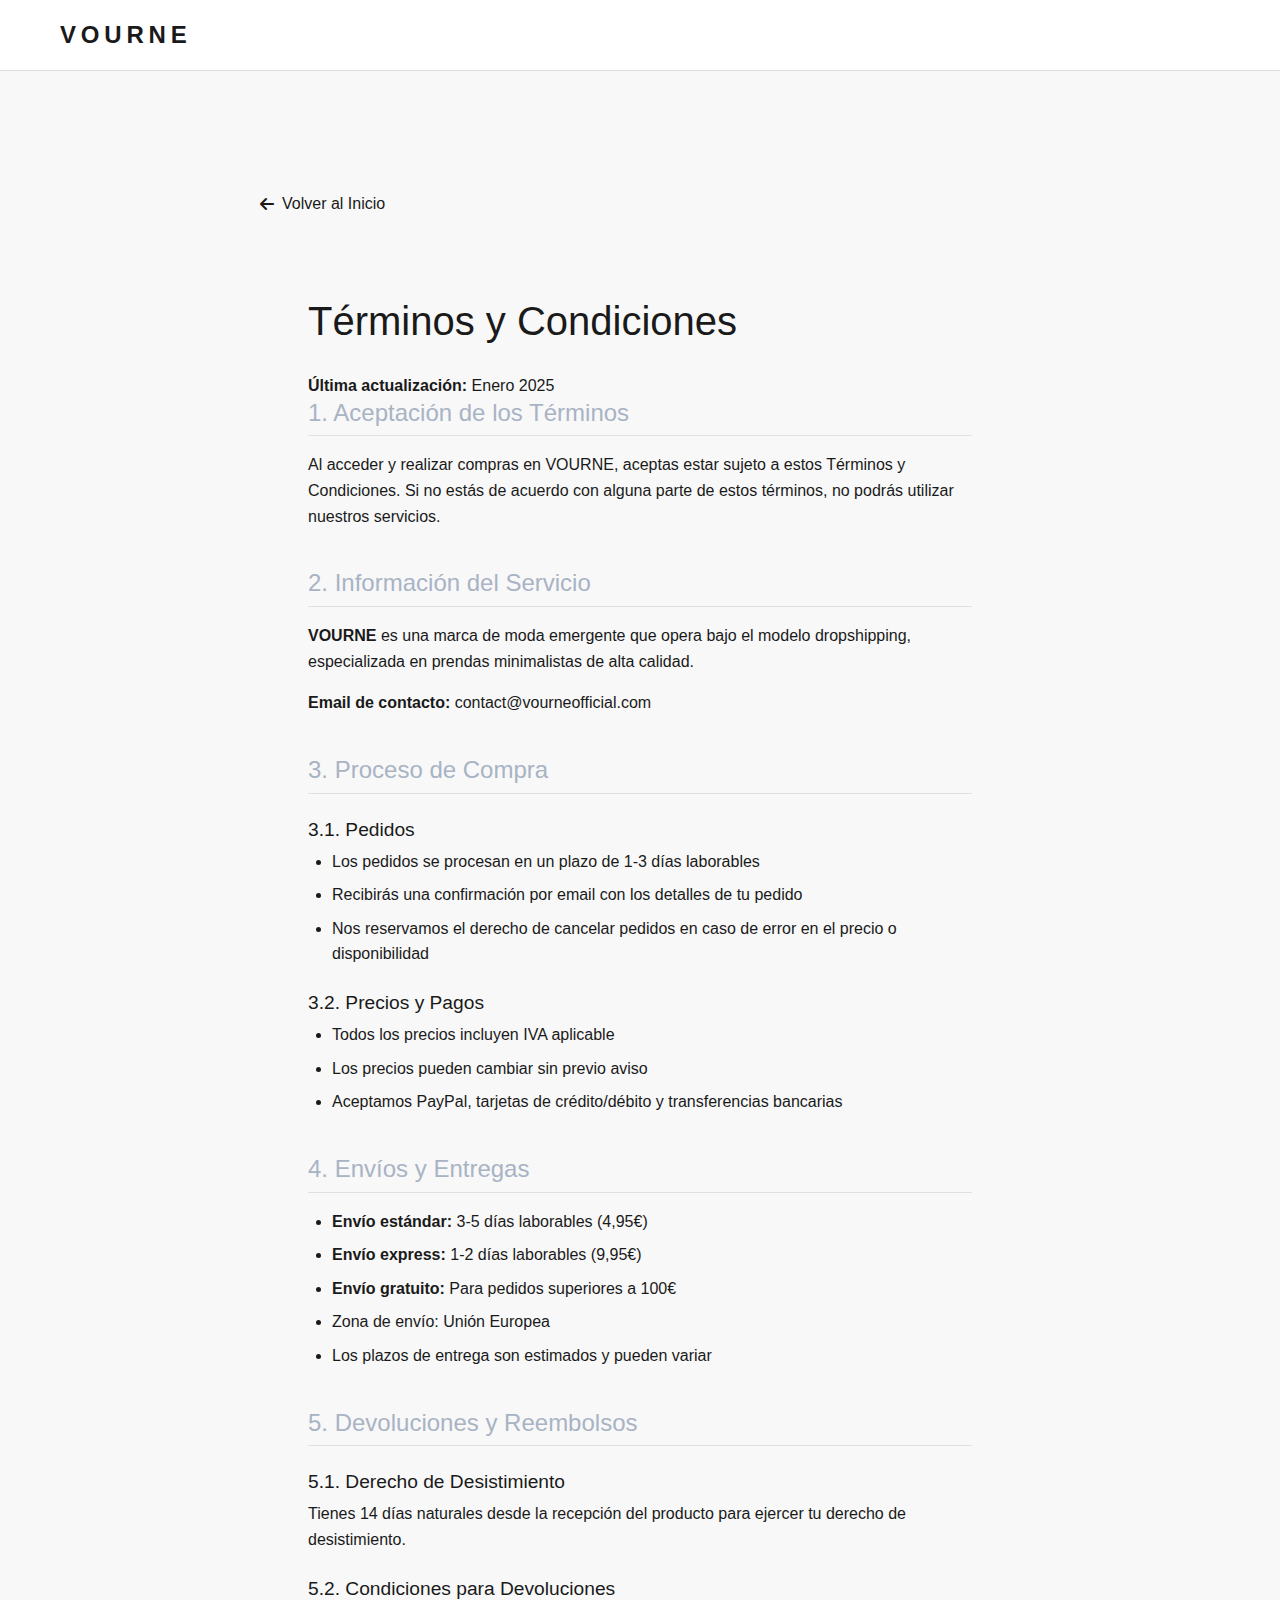
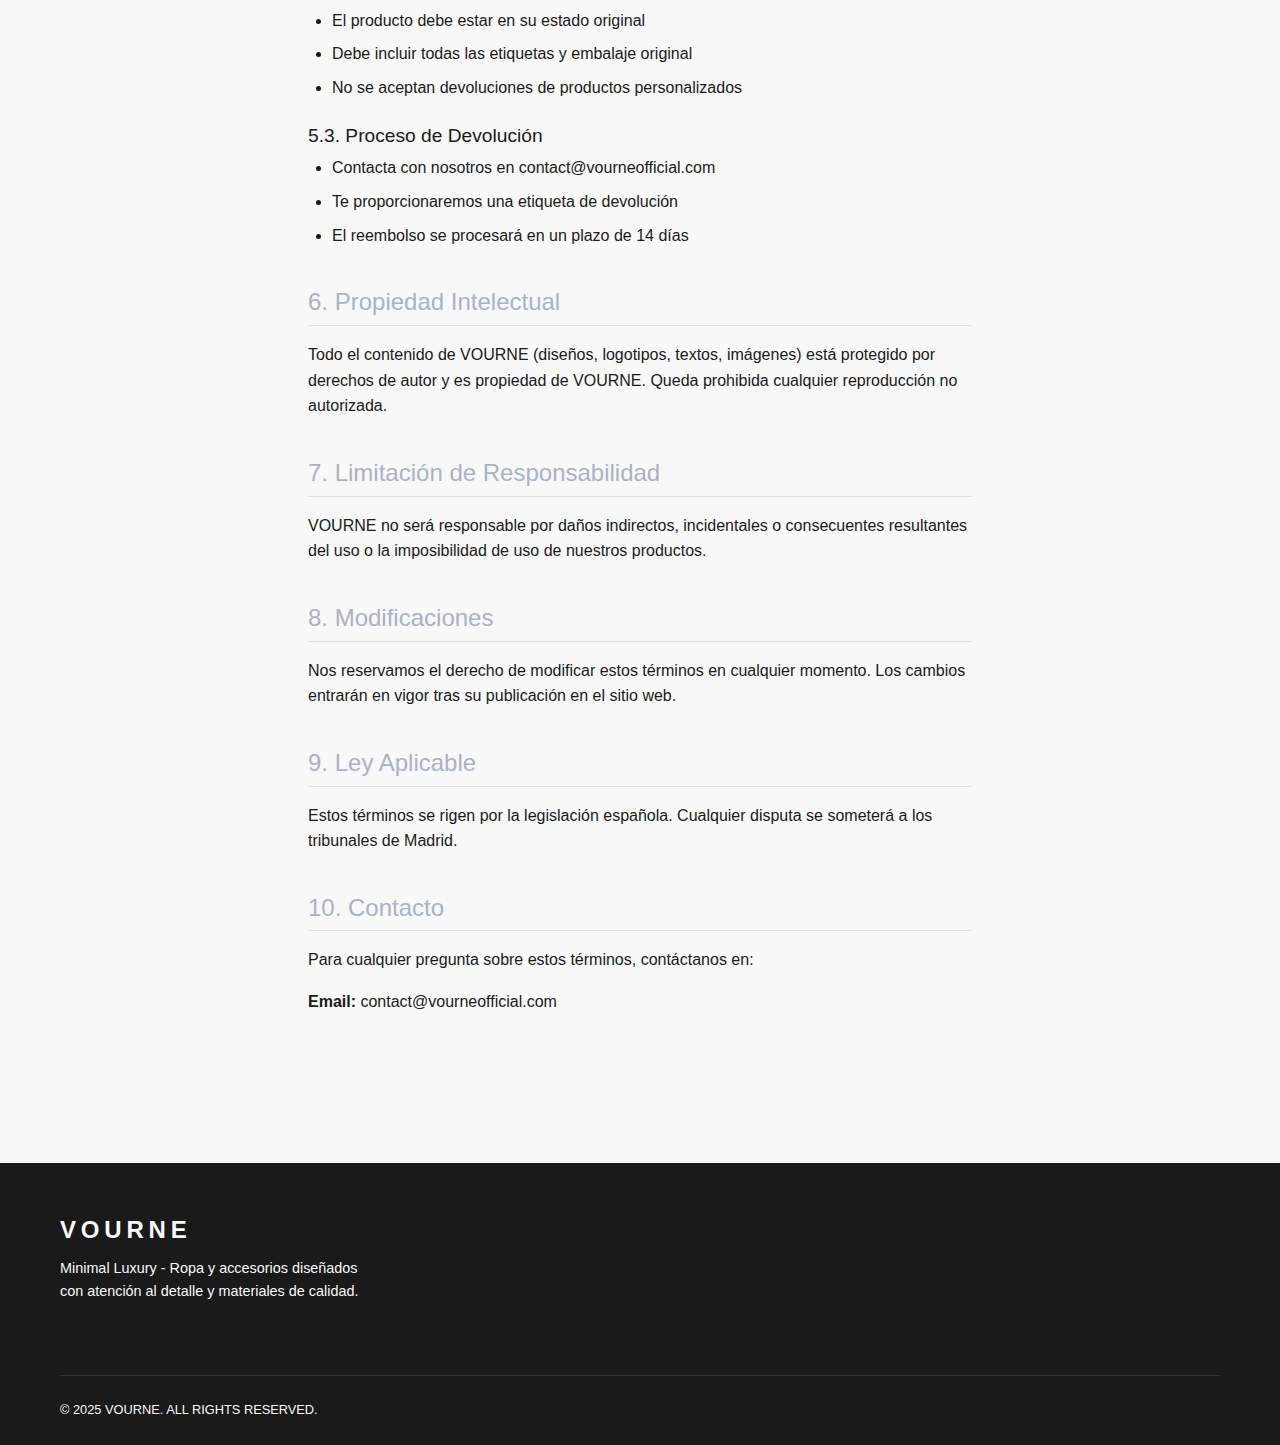
<file: Page-main/legal/terms.html>
<!DOCTYPE html>
<html lang="es">
<head>
    <meta charset="UTF-8">
    <meta name="viewport" content="width=device-width, initial-scale=1.0">
    <title>Términos y Condiciones - VOURNE</title>
    <link rel="stylesheet" href="../assets/css/main.css">
    <link rel="stylesheet" href="https://cdnjs.cloudflare.com/ajax/libs/font-awesome/6.4.0/css/all.min.css">
    <style>
        .legal-page {
            padding: 120px 0 60px;
            max-width: 800px;
            margin: 0 auto;
        }
        .legal-content {
            background: var(--background);
            padding: 3rem;
            border-radius: 8px;
            box-shadow: var(--shadow);
        }
        .legal-section {
            margin-bottom: 2.5rem;
        }
        .legal-section h2 {
            font-size: 1.5rem;
            margin-bottom: 1rem;
            color: var(--accent);
            border-bottom: 1px solid var(--border);
            padding-bottom: 0.5rem;
        }
        .legal-section h3 {
            font-size: 1.2rem;
            margin: 1.5rem 0 0.5rem;
        }
        .legal-section p, .legal-section ul {
            margin-bottom: 1rem;
            line-height: 1.6;
        }
        .legal-section ul {
            padding-left: 1.5rem;
        }
        .legal-section li {
            margin-bottom: 0.5rem;
        }
        .back-to-home {
            display: inline-flex;
            align-items: center;
            gap: 0.5rem;
            margin-bottom: 2rem;
            color: var(--text-dark);
            text-decoration: none;
        }
        .back-to-home:hover {
            color: var(--accent);
        }
    </style>
</head>
<body>
    <header class="site-header" id="header">
        <nav class="nav container">
            <div class="nav__center">
                <a href="../index.html" class="nav__brand">VOURNE</a>
            </div>
        </nav>
    </header>

    <main class="legal-page">
        <div class="container">
            <a href="../index.html" class="back-to-home">
                <i class="fas fa-arrow-left"></i>
                Volver al Inicio
            </a>

            <div class="legal-content">
                <h1>Términos y Condiciones</h1>
                <p><strong>Última actualización:</strong> Enero 2025</p>

                <div class="legal-section">
                    <h2>1. Aceptación de los Términos</h2>
                    <p>Al acceder y realizar compras en VOURNE, aceptas estar sujeto a estos Términos y Condiciones. Si no estás de acuerdo con alguna parte de estos términos, no podrás utilizar nuestros servicios.</p>
                </div>

                <div class="legal-section">
                    <h2>2. Información del Servicio</h2>
                    <p><strong>VOURNE</strong> es una marca de moda emergente que opera bajo el modelo dropshipping, especializada en prendas minimalistas de alta calidad.</p>
                    <p><strong>Email de contacto:</strong> contact@vourneofficial.com</p>
                </div>

                <div class="legal-section">
                    <h2>3. Proceso de Compra</h2>
                    <h3>3.1. Pedidos</h3>
                    <ul>
                        <li>Los pedidos se procesan en un plazo de 1-3 días laborables</li>
                        <li>Recibirás una confirmación por email con los detalles de tu pedido</li>
                        <li>Nos reservamos el derecho de cancelar pedidos en caso de error en el precio o disponibilidad</li>
                    </ul>

                    <h3>3.2. Precios y Pagos</h3>
                    <ul>
                        <li>Todos los precios incluyen IVA aplicable</li>
                        <li>Los precios pueden cambiar sin previo aviso</li>
                        <li>Aceptamos PayPal, tarjetas de crédito/débito y transferencias bancarias</li>
                    </ul>
                </div>

                <div class="legal-section">
                    <h2>4. Envíos y Entregas</h2>
                    <ul>
                        <li><strong>Envío estándar:</strong> 3-5 días laborables (4,95€)</li>
                        <li><strong>Envío express:</strong> 1-2 días laborables (9,95€)</li>
                        <li><strong>Envío gratuito:</strong> Para pedidos superiores a 100€</li>
                        <li>Zona de envío: Unión Europea</li>
                        <li>Los plazos de entrega son estimados y pueden variar</li>
                    </ul>
                </div>

                <div class="legal-section">
                    <h2>5. Devoluciones y Reembolsos</h2>
                    <h3>5.1. Derecho de Desistimiento</h3>
                    <p>Tienes 14 días naturales desde la recepción del producto para ejercer tu derecho de desistimiento.</p>

                    <h3>5.2. Condiciones para Devoluciones</h3>
                    <ul>
                        <li>El producto debe estar en su estado original</li>
                        <li>Debe incluir todas las etiquetas y embalaje original</li>
                        <li>No se aceptan devoluciones de productos personalizados</li>
                    </ul>

                    <h3>5.3. Proceso de Devolución</h3>
                    <ul>
                        <li>Contacta con nosotros en contact@vourneofficial.com</li>
                        <li>Te proporcionaremos una etiqueta de devolución</li>
                        <li>El reembolso se procesará en un plazo de 14 días</li>
                    </ul>
                </div>

                <div class="legal-section">
                    <h2>6. Propiedad Intelectual</h2>
                    <p>Todo el contenido de VOURNE (diseños, logotipos, textos, imágenes) está protegido por derechos de autor y es propiedad de VOURNE. Queda prohibida cualquier reproducción no autorizada.</p>
                </div>

                <div class="legal-section">
                    <h2>7. Limitación de Responsabilidad</h2>
                    <p>VOURNE no será responsable por daños indirectos, incidentales o consecuentes resultantes del uso o la imposibilidad de uso de nuestros productos.</p>
                </div>

                <div class="legal-section">
                    <h2>8. Modificaciones</h2>
                    <p>Nos reservamos el derecho de modificar estos términos en cualquier momento. Los cambios entrarán en vigor tras su publicación en el sitio web.</p>
                </div>

                <div class="legal-section">
                    <h2>9. Ley Aplicable</h2>
                    <p>Estos términos se rigen por la legislación española. Cualquier disputa se someterá a los tribunales de Madrid.</p>
                </div>

                <div class="legal-section">
                    <h2>10. Contacto</h2>
                    <p>Para cualquier pregunta sobre estos términos, contáctanos en:</p>
                    <p><strong>Email:</strong> contact@vourneofficial.com</p>
                </div>
            </div>
        </div>
    </main>

    <footer class="site-footer">
        <div class="container">
            <div class="footer-content">
                <div class="footer-brand">
                    <a href="../index.html" class="footer-logo">VOURNE</a>
                    <p class="footer-description">
                        Minimal Luxury - Ropa y accesorios diseñados con atención al detalle y materiales de calidad.
                    </p>
                </div>
            </div>
            <div class="footer-bottom">
                <div class="footer-copyright">
                    © 2025 VOURNE. ALL RIGHTS RESERVED.
                </div>
            </div>
        </div>
    </footer>
</body>
</html>
</file>
<file: Page-main/assets/css/style.css>
/* ========================================= */
/* STR4WRLD / DARK STREETWEAR THEME - FINAL  */
/* ========================================= */

:root {
    --bg-color: #000000;
    --card-bg: #0a0a0a;
    --text-main: #ffffff;
    --text-muted: #888888;
    --accent: #ffffff;
    --border-color: #333333;
    --error: #ff3333;
    --success: #00ff00;
    --font-heading: 'Syncopate', sans-serif;
    --font-body: 'Oswald', sans-serif;
    --transition: all 0.3s cubic-bezier(0.25, 0.46, 0.45, 0.94);
}

html { scroll-behavior: smooth; }
* { box-sizing: border-box; margin: 0; padding: 0; }

body {
    background-color: var(--bg-color);
    color: var(--text-main);
    font-family: var(--font-body);
    font-weight: 300;
    line-height: 1.6;
    overflow-x: hidden;
}

a { text-decoration: none; color: inherit; transition: var(--transition); }
ul { list-style: none; }
img { max-width: 100%; display: block; }
input, select, textarea { font-family: var(--font-body); }

/* --- TYPOGRAPHY --- */
h1, h2, h3, h4, h5 {
    font-family: var(--font-heading);
    font-weight: 700;
    letter-spacing: 2px;
    text-transform: uppercase;
    color: var(--text-main);
    margin-bottom: 1rem;
}
p { color: var(--text-muted); font-size: 1.1rem; letter-spacing: 0.5px; }

/* --- UTILS --- */
.container { max-width: 1400px; margin: 0 auto; padding: 0 2rem; }
.section-spacing { padding: 6rem 0; }
.mt-2 { margin-top: 2rem; }
.mb-2 { margin-bottom: 2rem; }
.text-center { text-align: center; }
.hidden { display: none !important; } 

/* --- HEADER (GRID LAYOUT PARA CENTRADO PERFECTO) --- */
.site-header {
    position: fixed; top: 0; width: 100%;
    background: rgba(0, 0, 0, 0.9); backdrop-filter: blur(10px);
    border-bottom: 1px solid var(--border-color); z-index: 1000;
    padding: 1.5rem 0;
}

.nav {
    display: grid;
    grid-template-columns: 1fr auto 1fr; /* Izquierda - Centro - Derecha */
    align-items: center;
}

.nav__left { justify-self: start; } /* Logo a la izquierda */
.nav__center { 
    display: flex; gap: 2rem; justify-self: center; 
} /* Enlaces al centro */
.nav__right { 
    display: flex; gap: 2rem; justify-self: end; align-items: center;
} /* Iconos a la derecha */

.nav__brand { font-family: var(--font-heading); font-size: 1.8rem; font-weight: 900; letter-spacing: -1px; }
.nav__link { font-size: 1rem; font-weight: 500; text-transform: uppercase; cursor: pointer; }
.nav__link:hover { color: var(--text-muted); text-shadow: 0 0 10px rgba(255,255,255,0.5); }

.cart-count {
    background: var(--text-main); color: var(--bg-color);
    font-size: 0.7rem; padding: 2px 6px; border-radius: 50%;
    vertical-align: top; font-weight: bold;
}

/* --- HERO & SECTIONS --- */
.hero { height: 90vh; display: flex; align-items: center; justify-content: center; position: relative; overflow: hidden; border-bottom: 1px solid var(--border-color); }
.hero__background { position: absolute; top: 0; left: 0; width: 100%; height: 100%; background: url('https://images.unsplash.com/photo-1550948537-130a1ce83314?q=80&w=2072&auto=format&fit=crop') center/cover; filter: grayscale(100%) contrast(1.2) brightness(0.6); z-index: -2; }
.hero__content { text-align: center; z-index: 2; padding: 2rem; border: 1px solid rgba(255,255,255,0.1); background: rgba(0,0,0,0.6); backdrop-filter: blur(5px); }
.hero__title { font-size: 4rem; margin-bottom: 0.5rem; }

/* --- BUTTONS --- */
.btn {
    display: inline-block; padding: 1rem 2.5rem;
    font-family: var(--font-body); font-weight: 700;
    text-transform: uppercase; letter-spacing: 2px;
    border: 1px solid var(--text-main); background: transparent; color: var(--text-main);
    cursor: pointer; transition: var(--transition);
}
.btn--primary { background: var(--text-main); color: var(--bg-color); }
.btn--primary:hover { background: transparent; color: var(--text-main); box-shadow: 0 0 20px rgba(255,255,255,0.4); }
.btn--secondary:hover { background: var(--text-main); color: var(--bg-color); }
.btn--full { width: 100%; text-align: center; }

/* --- CATALOG & CART SIDEBAR --- */
.catalog-page { padding-top: 120px; min-height: 80vh; }
.catalog-filters { display: flex; justify-content: space-between; margin-bottom: 3rem; border-bottom: 1px solid var(--border-color); padding-bottom: 1rem; }
.filter-group select { background: transparent; color: var(--text-main); border: 1px solid var(--border-color); padding: 0.5rem; text-transform: uppercase; outline: none; }

.auto-grid { display: grid; grid-template-columns: repeat(auto-fill, minmax(300px, 1fr)); gap: 2rem; margin-bottom: 2rem; }
.product-card { background: var(--bg-color); border: 1px solid var(--border-color); position: relative; transition: var(--transition); }
.product-card:hover { border-color: var(--text-main); transform: translateY(-5px); }
.product-card__image { width: 100%; height: 400px; object-fit: cover; filter: grayscale(30%); transition: var(--transition); }
.product-card:hover .product-card__image { filter: grayscale(0%); }
.product-card__content { padding: 1.5rem; }
.badge { background: var(--text-main); color: var(--bg-color); padding: 2px 6px; font-size: 0.7rem; font-weight: 700; position: absolute; top: 10px; left: 10px; z-index: 2; }

/* Cart Sidebar */
.cart-sidebar { position: fixed; top: 0; right: 0; width: 450px; max-width: 90%; height: 100vh; background: #080808; border-left: 1px solid var(--border-color); z-index: 2000; transform: translateX(100%); transition: transform 0.4s ease; display: flex; flex-direction: column; box-shadow: -10px 0 30px rgba(0,0,0,0.5); }
.cart-sidebar.open { transform: translateX(0); }
.cart-overlay { position: fixed; top: 0; left: 0; width: 100%; height: 100%; background: rgba(0,0,0,0.8); z-index: 1500; opacity: 0; pointer-events: none; transition: opacity 0.3s; backdrop-filter: blur(3px); }
.cart-overlay.active { opacity: 1; pointer-events: auto; }
.cart-items { flex: 1; overflow-y: auto; padding: 2rem; }
.cart-item { display: flex; gap: 1rem; margin-bottom: 1.5rem; border-bottom: 1px solid #222; padding-bottom: 1rem; }
.cart-item img { width: 90px; height: 90px; object-fit: cover; border: 1px solid #333; }
.cart-footer { padding: 2rem; border-top: 1px solid var(--border-color); background: #0a0a0a; }

/* --- CHECKOUT NEW STYLES --- */
.checkout-page { padding-top: 120px; padding-bottom: 60px; min-height: 100vh; }
.form-section { max-width: 800px; margin: 0 auto; }

/* Auth Options (Login/Guest) */
.auth-options { display: grid; grid-template-columns: 1fr 1fr; gap: 2rem; }
.auth-card { border: 1px solid var(--border-color); padding: 2rem; text-align: center; transition: 0.3s; }
.auth-card:hover { border-color: var(--text-main); background: #0a0a0a; }
.auth-card h3 { font-size: 1.5rem; margin-bottom: 1rem; }
.auth-card p { font-size: 0.9rem; margin-bottom: 2rem; }

/* Forms */
.form-group { margin-bottom: 1.5rem; }
.form-group label { display: block; margin-bottom: 0.5rem; font-size: 0.9rem; text-transform: uppercase; color: var(--text-muted); }
.form-group input { width: 100%; padding: 1rem; background: #050505; border: 1px solid var(--border-color); color: var(--text-main); font-size: 1rem; }
.form-group input:focus { border-color: var(--text-main); outline: none; }
.form-group input.error { border-color: var(--error); } /* Error visual */

.checkout-steps { display: flex; gap: 2rem; margin-bottom: 3rem; justify-content: center; }
.step { opacity: 0.3; cursor: default; }
.step.active { opacity: 1; font-weight: bold; border-bottom: 2px solid var(--text-main); color: var(--text-main); }

.payment-option { border: 1px solid var(--border-color); padding: 1.5rem; cursor: pointer; display: flex; align-items: center; gap: 1rem; margin-bottom: 1rem; }
.payment-option.selected { border-color: var(--text-main); background: #111; }

/* Footer */
.site-footer { border-top: 1px solid var(--border-color); padding-top: 4rem; background: #050505; }
.footer-content { display: grid; grid-template-columns: repeat(auto-fit, minmax(200px, 1fr)); gap: 3rem; }

@media (max-width: 768px) {
    .nav { grid-template-columns: 1fr auto; }
    .nav__center { display: none; /* Mobile menu needed logic separately, hiding for now or use flex-col */ }
    .auth-options { grid-template-columns: 1fr; }
}
</file>
<file: Page-main/assets/css/cart.css>
/* Cart Page Styles */
.cart-page {
    padding: 120px 0 60px;
    min-height: 70vh;
}

.cart-header {
    display: flex;
    justify-content: space-between;
    align-items: center;
    margin-bottom: 3rem;
    padding-bottom: 1.5rem;
    border-bottom: 1px solid var(--border);
}

.cart-header h1 {
    font-size: 2rem;
    font-weight: 300;
    letter-spacing: 0.1em;
    text-transform: uppercase;
}

.continue-shopping {
    display: flex;
    align-items: center;
    gap: 0.5rem;
    color: var(--text-dark);
    text-decoration: none;
    font-size: 0.9rem;
    transition: var(--transition);
}

.continue-shopping:hover {
    color: var(--accent);
}

.cart-layout {
    display: grid;
    grid-template-columns: 1fr 400px;
    gap: 3rem;
}

.cart-items-section {
    background: var(--background);
    border-radius: 8px;
    overflow: hidden;
}

.cart-items-header {
    display: grid;
    grid-template-columns: 2fr 1fr 1fr 1fr;
    gap: 1rem;
    padding: 1.5rem;
    background: var(--primary-light);
    border-bottom: 1px solid var(--border);
    font-weight: 500;
    text-transform: uppercase;
    font-size: 0.8rem;
    letter-spacing: 0.1em;
}

.cart-items-container {
    min-height: 200px;
}

.cart-item-detailed {
    display: grid;
    grid-template-columns: 2fr 1fr 1fr 1fr;
    gap: 1rem;
    padding: 1.5rem;
    border-bottom: 1px solid var(--border);
    align-items: center;
    animation: slideIn 0.3s ease-out;
}

.cart-item-detailed:last-child {
    border-bottom: none;
}

.cart-item-info {
    display: flex;
    gap: 1rem;
    align-items: center;
}

.cart-item-image {
    width: 80px;
    height: 80px;
    object-fit: cover;
    border-radius: 4px;
    /* --- AÑADIDO PARA IMAGEN DE PRUEBA EN EL ESTILO --- */
    background-image: url('https://picsum.photos/seed/cartitem/100/100');
    background-size: cover;
    background-position: center;
    /* ------------------------------------------------ */
}

.cart-item-details h3 {
    font-size: 1rem;
    font-weight: 500;
    margin-bottom: 0.25rem;
}

.cart-item-details p {
    font-size: 0.8rem;
    color: var(--text-light);
}

.cart-item-price {
    font-weight: 500;
}

.cart-item-quantity {
    display: flex;
    align-items: center;
    gap: 0.5rem;
}

/* ... (resto del CSS) ... */
</file>
<file: Page-main/assets/css/main.css>
/* ================================================= */
/* 1. PALETA DE COLORES Y VARIABLES GLOBALES (ROOT) */
/* ================================================= */

:root {
    /* Paleta de colores VOURNE (Streetwear Limpio/Elegante) */
    --primary: #1A1A1A; /* Negro Profundo (Texto, Botones principales) */
    --secondary: #F8F8F8; /* Gris muy claro (Fondo de página/secciones) */
    --accent: #A8B3C4; /* Gris Pizarra Suave (Acento y Hover) */
    
    /* Variables funcionales */
    --white: #FFFFFF;
    --text-dark: var(--primary);
    --text-light: #666666;
    --border: #E0E0E0;
    --success: #6aa84f;
    --error: #cc0000;
    --shadow-lg: 0 10px 40px rgba(0, 0, 0, 0.15);
    
    /* Tipografía y Espaciado */
    --font-family-primary: 'Helvetica Neue', Helvetica, Arial, sans-serif;
    --container-max-width: 1200px;
}

/* ================================================= */
/* 2. RESET Y ESTILOS BASE */
/* ================================================= */

*, *::before, *::after {
    box-sizing: border-box;
    margin: 0;
    padding: 0;
}

body {
    font-family: var(--font-family-primary);
    line-height: 1.6;
    color: var(--text-dark);
    background-color: var(--secondary); /* Fondo limpio */
    -webkit-font-smoothing: antialiased;
}

a {
    color: var(--primary);
    text-decoration: none;
    transition: color 0.3s ease;
}

a:hover {
    color: var(--accent); /* Hover sutil */
}

/* Contenedor centralizado y responsivo */
.container {
    max-width: var(--container-max-width);
    margin-left: auto;
    margin-right: auto;
    padding: 0 20px;
    width: 100%;
}

/* ================================================= */
/* 3. TIPOGRAFÍA (Añadido para estructura) */
/* ================================================= */

h1, h2, h3, h4 {
    margin-bottom: 0.7em;
    font-weight: 500;
    line-height: 1.2;
}

h1 { font-size: 2.5rem; }
h2 { font-size: 2rem; }
h3 { font-size: 1.5rem; }

/* ================================================= */
/* 4. BOTONES (Aplicación de Paleta) */
/* ================================================= */

.btn {
    display: inline-flex;
    align-items: center;
    justify-content: center;
    padding: 0.8rem 1.5rem;
    border: 1px solid transparent;
    border-radius: 4px;
    cursor: pointer;
    font-size: 1rem;
    font-weight: 500;
    text-transform: uppercase;
    letter-spacing: 0.05em;
    transition: all 0.3s ease;
}

.btn--primary {
    background-color: var(--primary);
    color: var(--white);
    border-color: var(--primary);
}

.btn--primary:hover {
    background-color: var(--accent); /* Acento suave en hover */
    border-color: var(--accent);
    color: var(--white);
}

.btn--secondary {
    background-color: transparent;
    color: var(--primary);
    border-color: var(--primary);
}

.btn--secondary:hover {
    background-color: var(--primary);
    color: var(--white);
}

.btn--full {
    width: 100%;
}

/* ================================================= */
/* 5. FORMULARIOS (Para checkout.html) */
/* ================================================= */

.form-group {
    margin-bottom: 1.5rem;
}

.form-group label {
    display: block;
    margin-bottom: 0.5rem;
    font-size: 0.9rem;
    font-weight: 500;
}

.form-group input:not([type="checkbox"]), 
.form-group select, 
.form-group textarea {
    width: 100%;
    padding: 0.75rem 1rem;
    border: 1px solid var(--border);
    border-radius: 4px;
    font-size: 1rem;
    transition: border-color 0.3s ease, box-shadow 0.3s ease;
}

.form-group input:focus,
.form-group select:focus,
.form-group textarea:focus {
    border-color: var(--accent);
    box-shadow: 0 0 0 1px var(--accent);
}

/* Estilos de grids en formularios */
.form-grid {
    display: grid;
    grid-template-columns: 1fr 1fr;
    gap: 1.5rem;
}

@media (max-width: 600px) {
    .form-grid {
        grid-template-columns: 1fr;
    }
}

/* ================================================= */
/* 6. LAYOUT PRINCIPAL Y HEADER */
/* ================================================= */

/* Header */
.site-header {
    background-color: var(--white);
    padding: 1rem 0;
    border-bottom: 1px solid var(--border);
    position: sticky;
    top: 0;
    z-index: 100;
}

.nav {
    display: flex;
    justify-content: space-between;
    align-items: center;
}

.nav__brand {
    font-size: 1.5rem;
    font-weight: 700;
    letter-spacing: 0.2em;
}

.nav__left, .nav__right {
    display: flex;
    align-items: center;
    gap: 1.5rem;
}

.nav__link {
    text-transform: uppercase;
    font-size: 0.9rem;
    font-weight: 400;
}

.nav__link:hover {
    color: var(--accent);
}

/* Footer */
.site-footer {
    background-color: var(--primary);
    color: var(--secondary);
    padding: 3rem 0 1.5rem;
}

.site-footer a {
    color: var(--secondary);
}

.site-footer a:hover {
    color: var(--accent);
}

.footer-content {
    display: flex;
    justify-content: space-between;
    gap: 3rem;
    margin-bottom: 3rem;
}

.footer-logo {
    font-size: 1.5rem;
    font-weight: 700;
    letter-spacing: 0.2em;
    display: block;
    margin-bottom: 0.5rem;
}

.footer-description {
    font-size: 0.9rem;
    max-width: 300px;
    margin-bottom: 1.5rem;
}

.footer-column h4 {
    text-transform: uppercase;
    font-size: 1rem;
    margin-bottom: 1rem;
    font-weight: 600;
}

.footer-links a {
    display: block;
    margin-bottom: 0.5rem;
    font-size: 0.9rem;
}

.footer-bottom {
    border-top: 1px solid rgba(255, 255, 255, 0.1);
    padding-top: 1.5rem;
    display: flex;
    justify-content: space-between;
    font-size: 0.8rem;
}

.footer-legal a {
    margin-left: 1rem;
}

/* ===== COMIENZAN LOS ESTILOS ORIGINALES DEL USUARIO (CON VARIABLES DE COLOR APLICADAS) ===== */

/* Mejoras en la navegación */
.nav__link {
    position: relative;
}

.nav__link.is-active::after {
    content: '';
    position: absolute;
    bottom: -5px;
    left: 0;
    width: 100%;
    height: 2px;
    background-color: var(--primary);
}

.nav__link.is-active {
    font-weight: 500;
}

/* Mejoras en los dropdowns */
.dropdown__menu {
    backdrop-filter: blur(10px);
    background-color: rgba(255, 255, 255, 0.9);
    border: 1px solid var(--border);
}

.dropdown__item:hover {
    background-color: var(--secondary);
    color: var(--primary);
}

/* Mejoras en los botones */
.btn--primary:hover::before {
    background: linear-gradient(90deg, transparent, rgba(255,255,255,0.3), transparent); /* Más sutil */
}

/* Mejoras en los formularios */
.form-group input:focus,
.form-group select:focus,
.form-group textarea:focus {
    transform: none; /* Quitamos el transform sutil */
    box-shadow: 0 0 0 2px rgba(var(--accent-rgb), 0.5); /* Sombra de foco limpia */
}

/* Mejoras en los estados de carga */
.loading::after {
    border: 2px solid var(--border);
    border-top: 2px solid var(--accent);
}

/* Mejoras en los tooltips */
[data-tooltip]::before {
    background: var(--primary);
}

/* Mejoras en el focus visible */
button:focus-visible,
a:focus-visible,
input:focus-visible,
select:focus-visible {
    outline: 2px solid var(--accent);
    outline-offset: 2px;
}

/* Mejoras en el modo oscuro (preparación) - Usando variables actuales */
@media (prefers-color-scheme: dark) {
    :root {
        --primary: #FFFFFF; 
        --secondary: #121212; 
        --background: #121212;
        --text-dark: var(--white);
        --text-light: #AAAAAA;
        --border: #333333;
    }
    .site-header { background-color: #1A1A1A; border-bottom-color: #333; }
    .site-footer { background-color: #000000; }
    .dropdown__menu { background-color: rgba(0, 0, 0, 0.9); }
}

/* Mejoras en la selección de texto */
::selection {
    background: var(--accent);
    color: var(--white);
}

::-moz-selection {
    background: var(--accent);
    color: var(--white);
}
</file>
